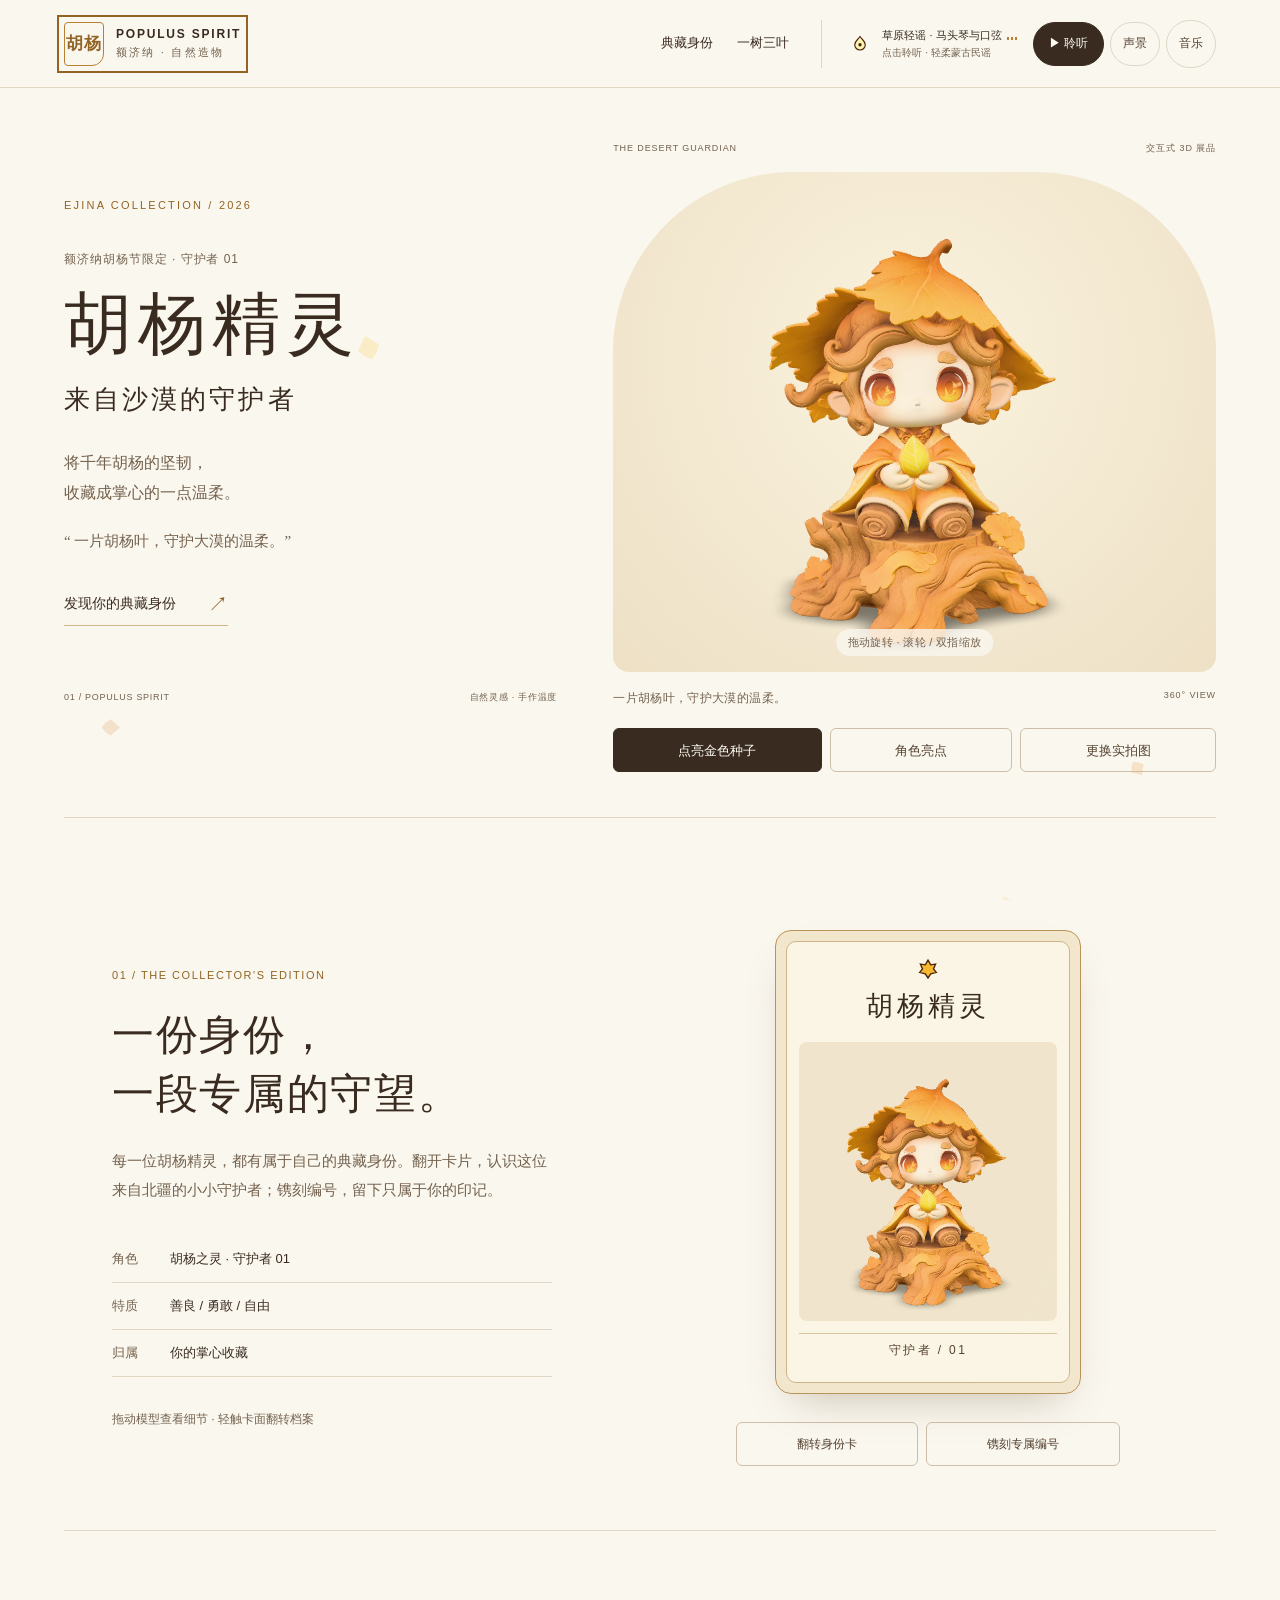
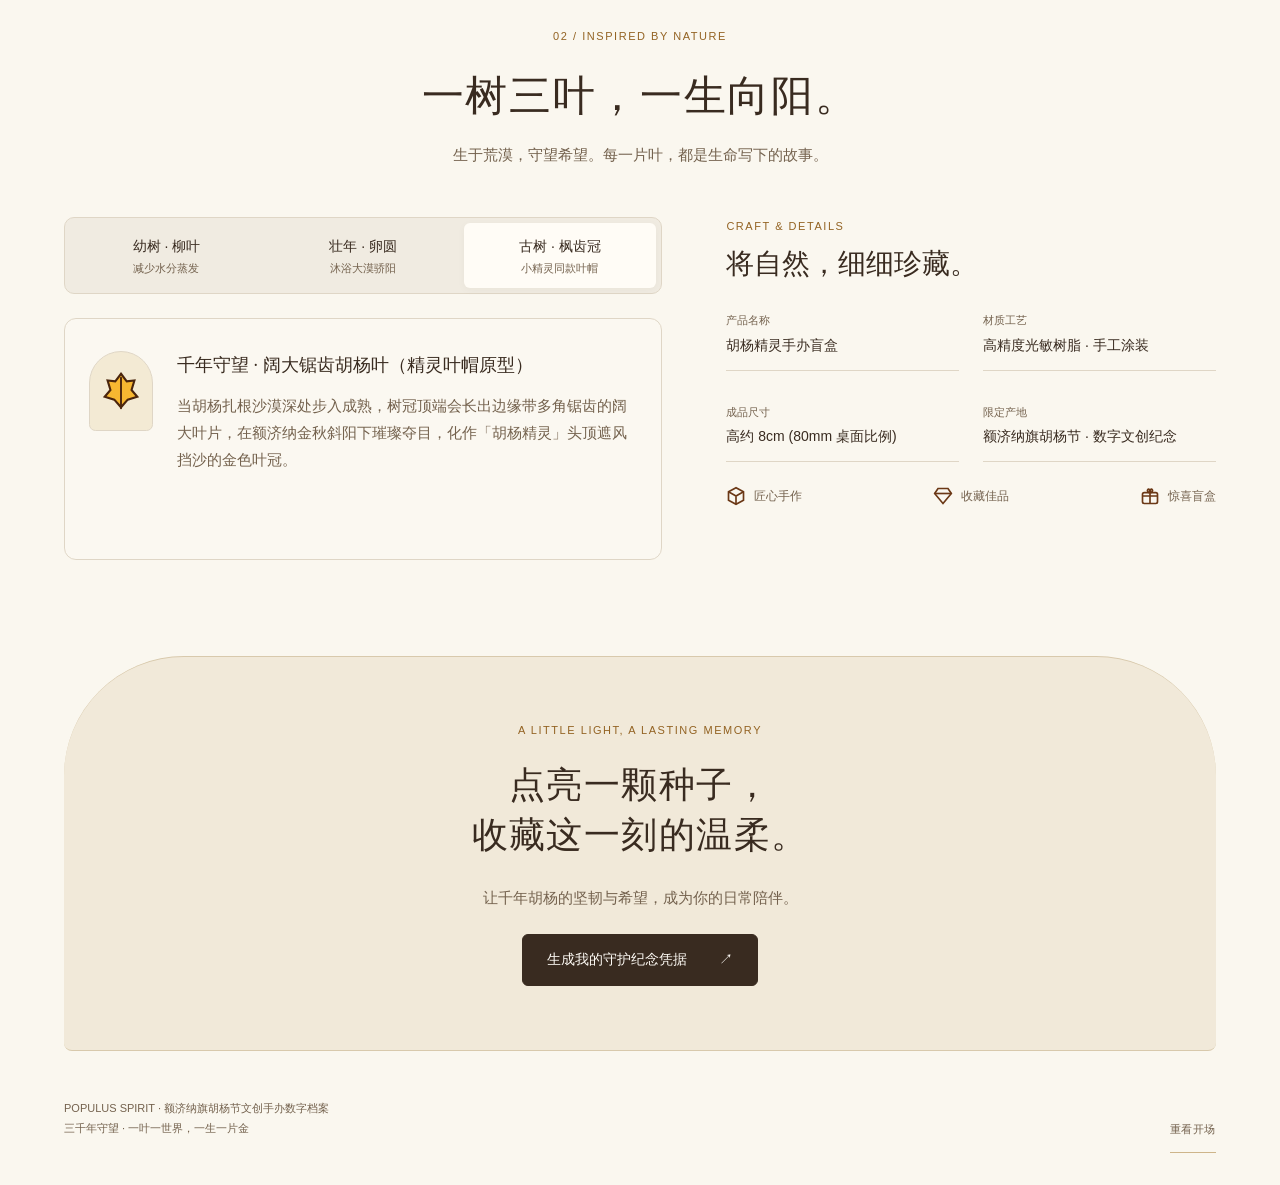
<file: index.html>
<!doctype html>
<html lang="zh-CN">
<head>
  <meta charset="utf-8">
  <meta name="viewport" content="width=device-width, initial-scale=1">
  <title>胡杨精灵 · POPULUS SPIRIT</title>
  <meta http-equiv="refresh" content="0;url=./code_artifact.html">
  <link rel="canonical" href="https://galasenaoqier-ui.github.io/populus-spirit/code_artifact.html">
  <script>location.replace('./code_artifact.html' + location.search + location.hash);</script>
</head>
<body style="background:#FAF7EF;color:#392B20;font-family:system-ui;text-align:center;padding:48px">
  <p>正在打开胡杨精灵展馆…</p>
  <a href="./code_artifact.html">进入胡杨精灵展馆</a>
</body>
</html>
</file>
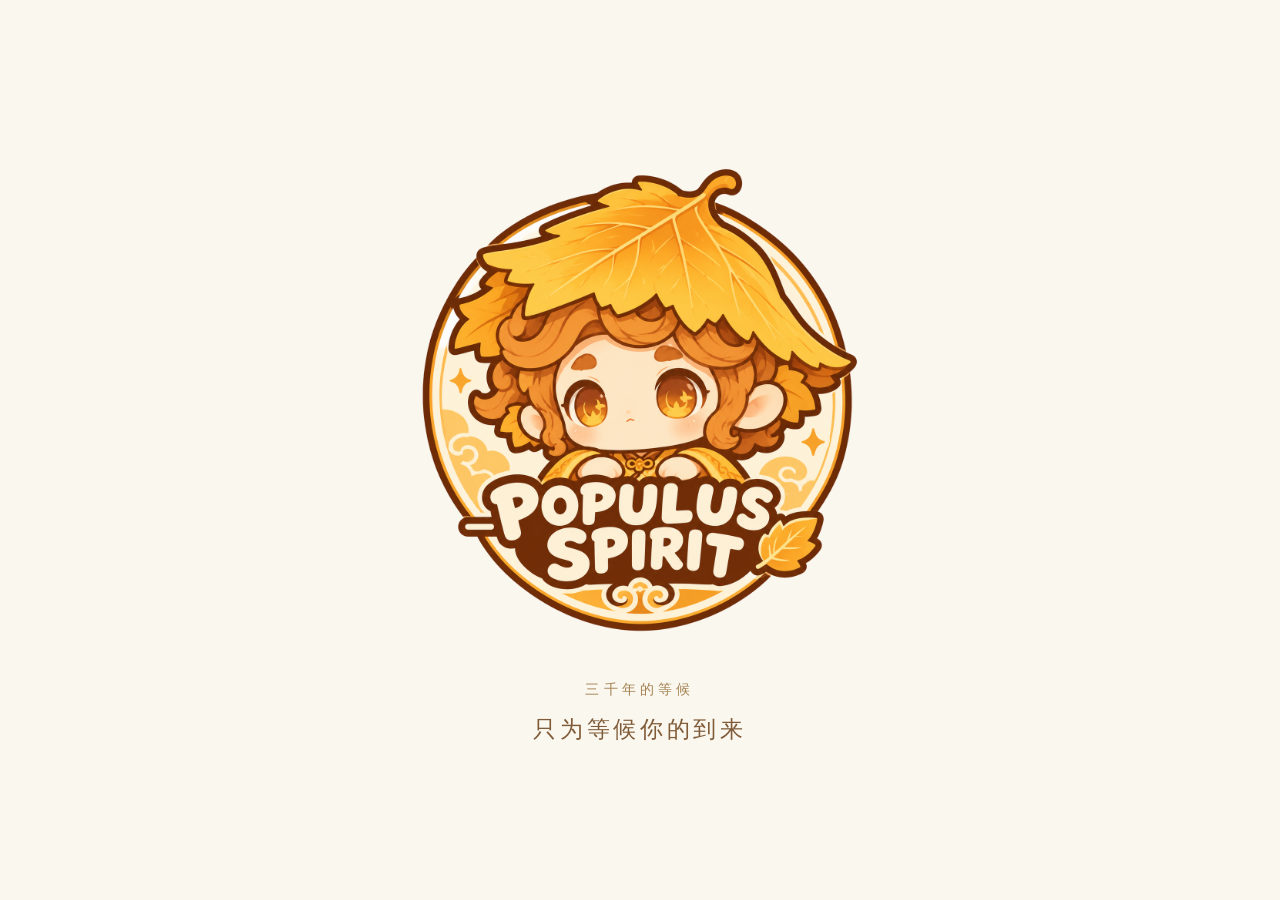
<file: logo-intro/index.html>
<!doctype html>
<html lang="zh-CN"><head><meta charset="utf-8"><meta name="viewport" content="width=device-width,initial-scale=1"><title>胡杨精灵 · 欢迎</title><link rel="stylesheet" href="./layout.css"><link rel="stylesheet" href="./motion.css"><script src="./play.js" defer></script></head>
<body><main id="logo-root"><svg xmlns="http://www.w3.org/2000/svg" width="800" height="800" viewBox="-100 -100 1454 1454" role="img" aria-hidden="true"><title id="logo-title">胡杨精灵 · POPULUS SPIRIT</title><desc>保留原画的图像分层 SVG；包含位图素材，并非全矢量重绘。</desc><defs><radialGradient id="badge-fill"><stop stop-color="#FFECC9" /><stop offset="1" stop-color="#FFDA87" /></radialGradient><radialGradient id="glow-fill"><stop stop-color="#FFC85C" stop-opacity=".22" /><stop offset="1" stop-color="#FFC85C" stop-opacity="0" /></radialGradient><linearGradient id="leaf-fill" x2="1" y2="1"><stop stop-color="#FFD570" /><stop offset="1" stop-color="#EBA138" /></linearGradient></defs><g id="scene"><g id="halo" opacity="0"><ellipse cx="627" cy="650" rx="670" ry="620" fill="url(#glow-fill)" /></g><g id="badge"><ellipse cx="620" cy="646" rx="550" ry="564" fill="url(#badge-fill)" stroke="#783307" stroke-width="16" /><ellipse cx="620" cy="646" rx="531" ry="545" fill="none" stroke="#FFF2CC" stroke-width="13" /><path d="M 120 720 C 175 672 227 715 201 750 C 172 711 139 757 170 775 C 207 795 245 741 263 789 C 301 770 326 815 304 844 M 958 819 C 990 764 1057 779 1051 814 C 1016 786 985 816 1013 837 C 1046 850 1064 823 1094 849" fill="none" stroke="#FFEABB" stroke-width="14" stroke-linecap="round" /><path d="M 622 1175 C 596 1155 570 1140 555 1122 C 536 1098 575 1080 590 1106 C 603 1128 568 1144 563 1123 M 628 1175 C 654 1155 681 1140 696 1122 C 714 1098 675 1080 660 1106 C 647 1128 682 1144 688 1123" fill="none" stroke="#FFF0C8" stroke-width="11" stroke-linecap="round" /></g><g id="character"><image x="138" y="282" width="1005" height="556" href="./images/character.png" /></g><g id="hat"><image x="204" y="19" width="986" height="532" href="./images/hat.png" /></g><g id="wordmark"><image x="154" y="812" width="853" height="306" href="./images/wordmark.png" /></g><g id="leaf"><image x="919" y="911" width="185" height="162" href="./images/leaf.png" /></g><g id="star-left"><image x="128" y="533" width="65" height="75" href="./images/star-left.png" /></g><g id="star-right"><image x="1038" y="685" width="75" height="88" href="./images/star-right.png" /></g></g><g id="landing-leaf" opacity="0"><path d="M -36 25 C -39 -6 -14 -29 39 -32 C 37 12 9 34 -36 25 Z" fill="url(#leaf-fill)" stroke="#B36B27" stroke-width="2.8" /><path d="M -29 21 Q 4 0 30 -24 M -9 7 L -10 -9 M 8 -6 L 23 -5" fill="none" stroke="#FFF1B4" stroke-width="3" stroke-linecap="round" /></g><g id="motes" opacity="0"><g id="mote-0" transform="translate(380 220) scale(0.42)"><path d="M 0 -22 C 5 -5 5 -5 20 0 C 5 5 5 5 0 22 C -5 5 -5 5 -20 0 C -5 -5 -5 -5 0 -22 Z" fill="#EFB447" /></g><g id="mote-1" transform="translate(899 304) scale(0.5)"><path d="M 0 -22 C 5 -5 5 -5 20 0 C 5 5 5 5 0 22 C -5 5 -5 5 -20 0 C -5 -5 -5 -5 0 -22 Z" fill="#EFB447" /></g><g id="mote-2" transform="translate(285 683) scale(0.3)"><path d="M 0 -22 C 5 -5 5 -5 20 0 C 5 5 5 5 0 22 C -5 5 -5 5 -20 0 C -5 -5 -5 -5 0 -22 Z" fill="#EFB447" /></g><g id="mote-3" transform="translate(1018 571) scale(0.34)"><path d="M 0 -22 C 5 -5 5 -5 20 0 C 5 5 5 5 0 22 C -5 5 -5 5 -20 0 C -5 -5 -5 -5 0 -22 Z" fill="#EFB447" /></g><g id="mote-4" transform="translate(466 1055) scale(0.24)"><path d="M 0 -22 C 5 -5 5 -5 20 0 C 5 5 5 5 0 22 C -5 5 -5 5 -20 0 C -5 -5 -5 -5 0 -22 Z" fill="#EFB447" /></g><g id="mote-5" transform="translate(843 1063) scale(0.3)"><path d="M 0 -22 C 5 -5 5 -5 20 0 C 5 5 5 5 0 22 C -5 5 -5 5 -20 0 C -5 -5 -5 -5 0 -22 Z" fill="#EFB447" /></g></g><g id="final-logo" opacity="0"><rect x="-100" y="-100" width="1454" height="1454" fill="#FAF7EF" /><image x="0" y="0" width="1254" height="1254" href="./images/logo-transparent.png" /></g></svg><p id="brand-message"><span class="waiting">三千年的等候</span><span class="arrival">只为等候你的到来</span></p></main></body></html>
</file>
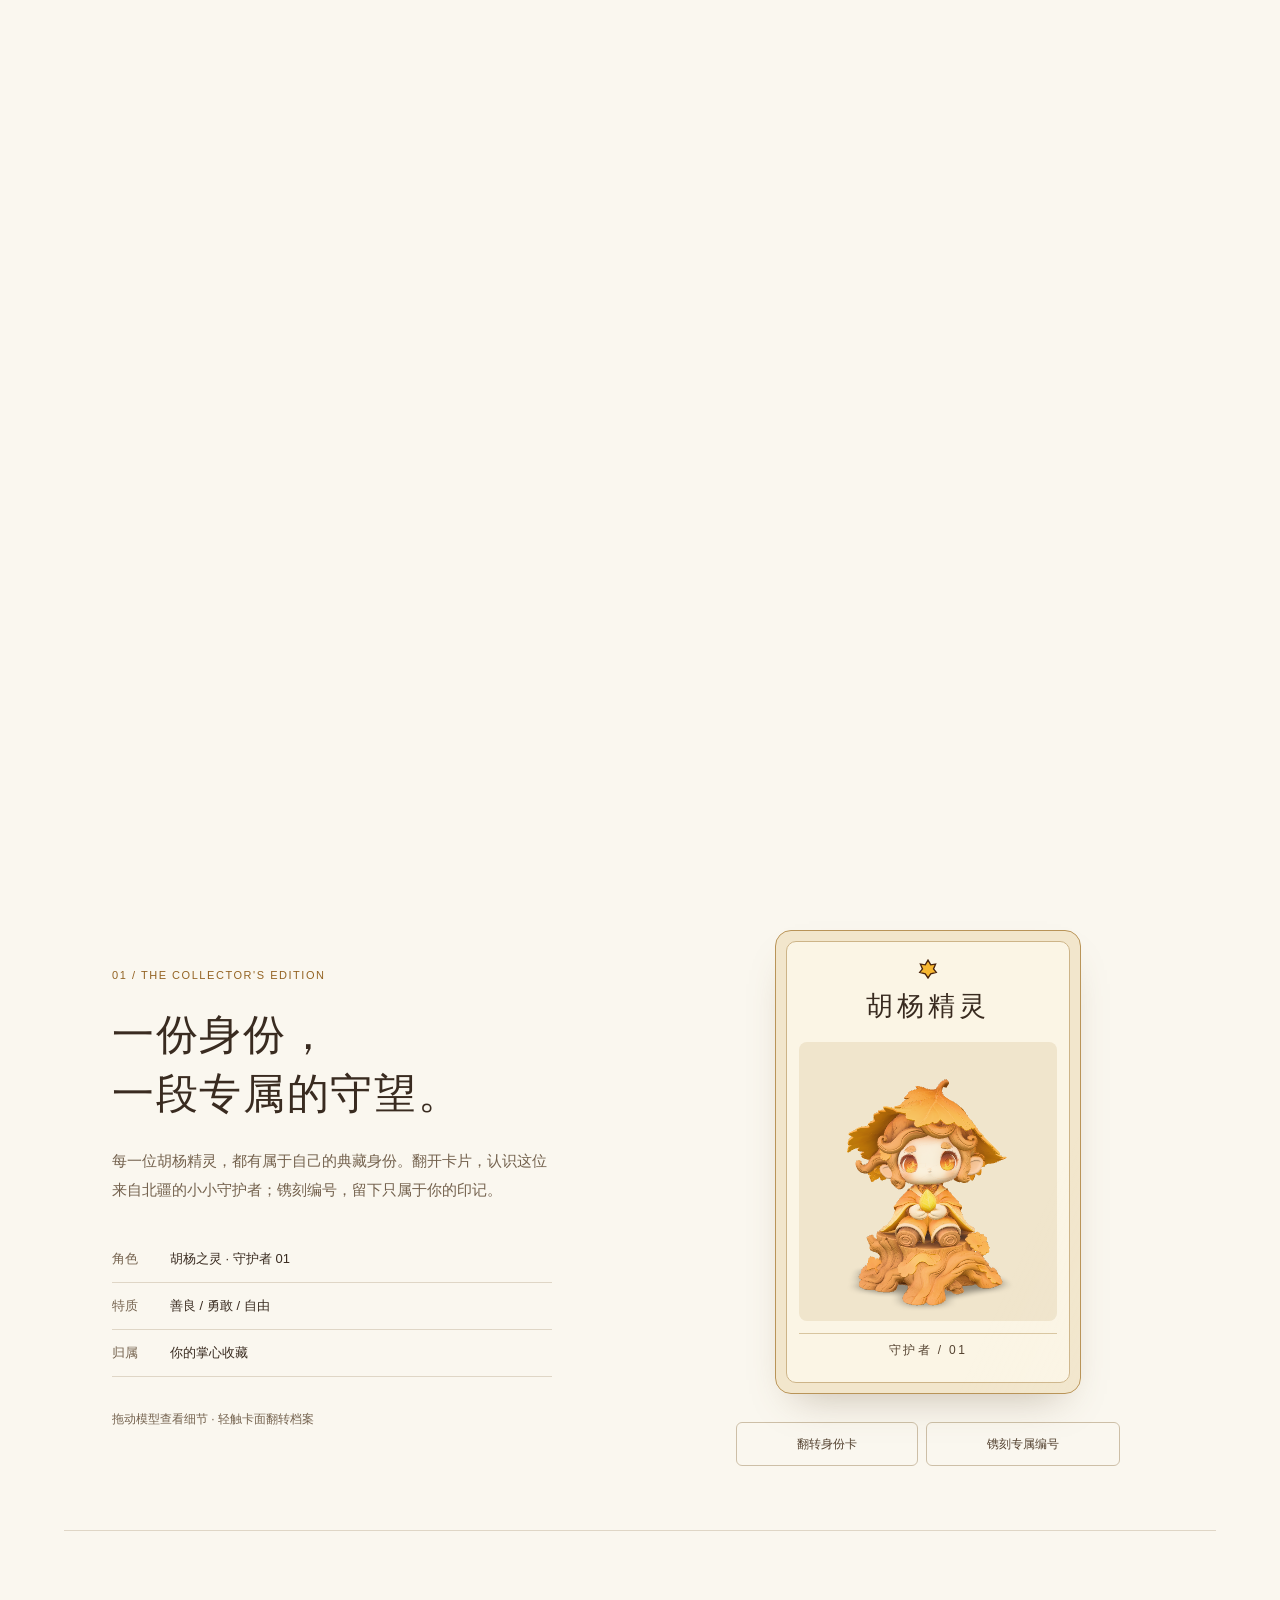
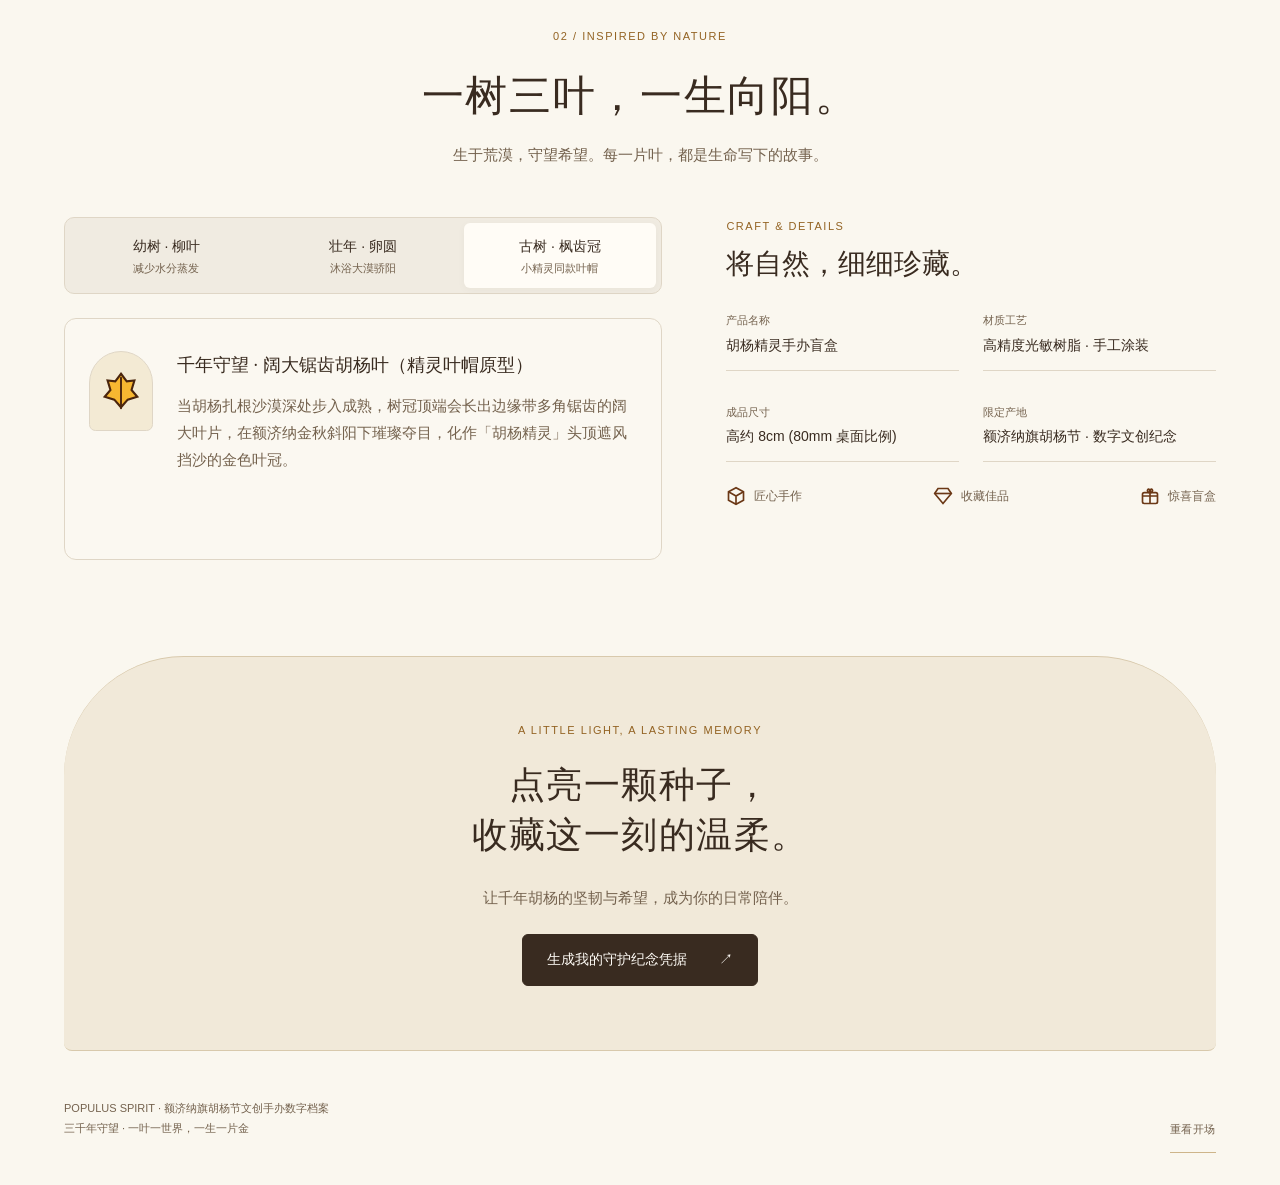
<file: code_artifact.html>
<!DOCTYPE html>
<html lang="zh-CN">
<head>
  <meta charset="UTF-8" />
  <meta name="viewport" content="width=device-width, initial-scale=1.0" />
  <title>胡杨精灵 POPULUS SPIRIT · 额济纳旗胡杨节限定数字文创</title>
  <link rel="stylesheet" href="./logo-intro/dialog.css">
  <script type="module" src="./model-viewer.min.js"></script>
  <style>
    :root {
      --bg-cream:#FAF7EF; --bg-warm:#F2EBDD; --bg-card:#FFFCF6;
      --brown-dark:#392B20; --brown-main:#544230; --brown-mid:#74624E;
      --brown-light:#CEB58A; --gold-bright:#B78032; --gold-deep:#936323;
      --gold-glow:#F6E6BE; --accent-red:#A24B35; --line:#DFD6C6;
      --serif:"Songti SC","STSong","Noto Serif CJK SC",serif;
    }
    *{box-sizing:border-box;margin:0;padding:0;-webkit-tap-highlight-color:transparent}
    html{scroll-behavior:smooth;scroll-padding-top:104px}
    body{background:var(--bg-cream);color:var(--brown-dark);font-family:"PingFang SC","Hiragino Sans GB","Microsoft YaHei",sans-serif;font-size:15px;line-height:1.7}
    button,input{font:inherit}button,a,label{touch-action:manipulation}button{cursor:pointer}a{color:inherit;text-decoration:none}
    button:focus-visible,a:focus-visible,input:focus-visible,.file-control:focus-within{outline:2px solid var(--gold-deep);outline-offset:5px}
    button{color:inherit}button:disabled{cursor:wait;opacity:.65}button[hidden],[hidden]{display:none!important}
    ::selection{background:#E9D4AA}h1,h2,h3{font-family:var(--serif);font-weight:500;line-height:1.4}
    h2{font-size:clamp(30px,3.3vw,44px);letter-spacing:.04em}p{color:var(--brown-mid)}
    #leafCanvas{position:fixed;inset:0;width:100%;height:100%;pointer-events:none;z-index:0}
    .app-shell{position:relative;z-index:1;max-width:1248px;padding:0 48px;margin:0 auto}
    .site-header{position:sticky;top:0;z-index:50;min-height:88px;padding:16px max(32px,calc((100vw - 1152px)/2));display:flex;align-items:center;gap:32px;border-bottom:1px solid var(--line);background:rgba(250,247,239,.95);backdrop-filter:blur(16px)}
    .brand{min-height:44px;display:flex;align-items:center;gap:12px;flex-shrink:0;font-size:12px;letter-spacing:.15em;font-weight:600;line-height:1.6}
    .brand small{display:block;font-size:11px;letter-spacing:.2em;color:var(--brown-mid);font-weight:400}
    .brand-mark{white-space:nowrap;flex-shrink:0;border:1px solid var(--gold-bright);color:var(--gold-deep);width:40px;height:44px;display:grid;place-items:center;font-family:var(--serif);font-size:17px;letter-spacing:.03em;border-radius:4px 4px 12px 4px}
    .site-nav{display:flex;gap:24px;margin-left:auto;font-size:13px;white-space:nowrap}.site-nav a{display:flex;align-items:center;min-height:44px}.site-nav a:hover{color:var(--gold-deep)}
    .audio-topbar{display:flex;gap:16px;align-items:center;border-left:1px solid var(--line);padding-left:24px}
    .audio-left{min-width:44px;border:0;background:none;display:flex;align-items:center;gap:8px;text-align:left;min-height:44px;max-width:180px}
    .vinyl-disc{width:28px;height:28px;display:grid;place-items:center;flex-shrink:0}.vinyl-disc svg{width:18px;height:18px}.vinyl-disc.playing{animation:disc 12s linear infinite}
    .audio-meta{min-width:0}.audio-title{display:flex;gap:5px;align-items:center;font-size:11px;white-space:nowrap}.audio-title #trackTitle{overflow:hidden;text-overflow:ellipsis;max-width:120px}.audio-sub{font-size:10px;color:var(--brown-mid);white-space:nowrap;max-width:135px;overflow:hidden;text-overflow:ellipsis}
    .eq-bars{display:flex;gap:2px;align-items:flex-end;height:10px}.eq-bars span{width:2px;height:3px;background:var(--gold-bright)}.eq-bars.active span{animation:eq .7s ease-in-out infinite alternate}.eq-bars span:nth-child(2){animation-delay:.2s}.eq-bars span:nth-child(3){animation-delay:.4s}
    .audio-actions{display:flex;gap:6px;align-items:center}.pill-btn{border:1px solid var(--brown-dark);border-radius:99px;background:var(--brown-dark);color:#FFFDF7;min-height:44px;padding:8px 15px;font-size:12px;white-space:nowrap;display:inline-flex;align-items:center;justify-content:center;transition:background .2s}
    .pill-btn.secondary{background:transparent;color:var(--brown-main);border-color:var(--line);padding:8px 12px}.pill-btn:hover{background:var(--brown-main);color:#fff}
    .file-control{min-width:48px;min-height:48px;position:relative;overflow:hidden;cursor:pointer}.file-input{position:absolute;inset:0;width:100%;height:100%;min-height:44px;min-width:44px;opacity:0;cursor:pointer}
    .ornate-panel{position:relative;margin:0 0 96px}.corner-ornament{display:none}.eyebrow,.hero-badge,.edition-label,.exhibit-label,.hero-footnote,.exhibit-caption{font-size:11px;letter-spacing:.14em}.eyebrow{display:block;color:var(--gold-deep);margin-bottom:20px;line-height:1.7}
    .hero-section{display:grid;grid-template-columns:.9fr 1.1fr;gap:56px;align-items:center;min-height:730px;padding:48px 0 40px;border-bottom:1px solid var(--line);margin-bottom:88px}
    .hero-copy{padding:0 0 16px}.hero-badge{font-weight:500;color:var(--gold-deep);letter-spacing:.2em;background:none;border:0;box-shadow:none;border-radius:0;padding:0}.hero-badge-wrap{margin-bottom:32px}
    .edition-label{font-size:12px;color:var(--brown-mid);letter-spacing:.08em;margin-bottom:14px}
    .hero-title{font-size:clamp(52px,5.3vw,72px);letter-spacing:.09em;line-height:1.25}.hero-title span{display:block;font-size:clamp(20px,2vw,27px);letter-spacing:.12em;margin-top:16px}
    .hero-subtitle{font-size:16px;line-height:1.9;margin:32px 0 20px}.hero-quote{color:var(--brown-mid);font-family:var(--serif);font-size:15px;margin-bottom:28px}
    .text-link{display:inline-flex;gap:32px;align-items:center;border-bottom:1px solid var(--brown-light);min-height:44px;font-size:14px}.text-link span{color:var(--gold-deep);font-size:20px}.hero-footnote{display:flex;justify-content:space-between;gap:8px;color:var(--brown-mid);font-size:9px;margin-top:64px;letter-spacing:.08em}
    .hero-exhibit{min-width:0}.exhibit-label,.exhibit-caption{display:flex;justify-content:space-between;gap:12px;color:var(--brown-mid);font-size:9px;letter-spacing:.1em}.exhibit-label{margin-bottom:16px}.exhibit-caption{margin:16px 0 20px}.exhibit-caption span:first-child{font-family:var(--serif);font-size:12px;letter-spacing:.03em}
    .stage-container{position:relative;width:100%;height:500px;border-radius:180px 180px 16px 16px;background:radial-gradient(ellipse at 50% 38%,#F9F1DC 10%,#EDE0C5 100%);overflow:hidden;isolation:isolate;touch-action:pan-y;user-select:none}
    .stage-backdrop{display:none}.figurine-rig{position:relative;width:100%;height:100%}.spirit-model{display:block;width:100%;height:100%;--poster-color:transparent;--progress-bar-color:var(--gold-bright)}
    .model-status{position:absolute;inset:0;display:grid;place-items:center;padding:32px;text-align:center;font-size:13px;color:var(--brown-main);pointer-events:none}
    .model-hint{position:absolute;bottom:16px;left:50%;transform:translateX(-50%);white-space:nowrap;font-size:11px;letter-spacing:.03em;color:var(--brown-mid);pointer-events:none;background:rgba(250,247,239,.8);padding:4px 12px;border-radius:99px}
    .custom-stage-img{display:none;position:absolute;inset:0;width:100%;height:100%;object-fit:contain;background:#F4ECDC}
    .hotspot-layer{position:absolute;inset:0;visibility:hidden;pointer-events:none;opacity:0;transition:opacity .2s}.hotspot-layer.visible{visibility:visible;opacity:1}.hotspot-pin{position:absolute;pointer-events:auto;border:1px solid #C5AC7D;background:rgba(255,252,246,.96);color:var(--brown-main);border-radius:99px;font-size:12px;min-height:44px;padding:8px 12px}.hotspot-pin:hover{background:#F6E6BE}
    .hotspot-pin{white-space:nowrap}.hotspot-pin:nth-child(1){top:88px;left:40px}.hotspot-pin:nth-child(2){top:35%;right:16px}.hotspot-pin:nth-child(3){top:55%;left:16px}.hotspot-pin:nth-child(4){bottom:56px;right:16px}
    .hotspot-toast{display:none;margin-top:12px;border:1px solid var(--line);background:var(--bg-card);padding:14px 16px;border-radius:12px;font-size:13px;line-height:1.7;color:var(--brown-main)}.hotspot-toast.active{display:block}
    .stage-toolbar{display:flex;gap:8px;flex-wrap:wrap}.stage-btn{display:inline-flex;justify-content:center;align-items:center;gap:8px;min-height:44px;padding:10px 18px;flex:1 1 auto;border:1px solid #CDBFA7;background:transparent;border-radius:6px;color:var(--brown-main);font-size:13px;font-weight:500;line-height:1.5;transition:background .2s,border-color .2s}
    .stage-btn:hover{background:#EEE7D8;border-color:var(--brown-light)}.stage-btn.active,#blessSeedBtn,#saveSerialBtn{background:var(--brown-dark);border-color:var(--brown-dark);color:#FFFCF6}.stage-btn:active{transform:translateY(1px)}
    .collection-section{display:grid;grid-template-columns:1fr 1fr;align-items:center;gap:96px;padding:24px 48px 64px;border-bottom:1px solid var(--line)}
    .collection-copy{max-width:440px}.collection-copy h2{margin-bottom:24px}.section-desc{font-size:15px;line-height:1.9;color:var(--brown-mid)}.collection-details{margin:32px 0}.collection-details>div{display:flex;gap:32px;border-bottom:1px solid var(--line);padding:12px 0;font-size:13px}.collection-details dt{color:var(--brown-mid)}.collection-details dd{margin:0}.collection-note{font-size:12px}
    .collection-exhibit{min-width:0;max-width:384px;justify-self:center;width:100%}.collection-exhibit .stage-toolbar{margin-top:28px}.collection-exhibit .stage-btn{font-size:12px;padding:10px 12px}
    .card-scene{width:306px;height:464px;margin:0 auto;perspective:1200px;user-select:none;cursor:pointer}
    .collector-card{position:relative;width:100%;height:100%;transform-style:preserve-3d;transition:transform .3s ease;border-radius:16px;box-shadow:0 20px 40px -20px #745B3C66}
    .collector-card.is-flipped{transform:rotateY(180deg)}.card-face{position:absolute;inset:0;backface-visibility:hidden;-webkit-backface-visibility:hidden;overflow:hidden;display:flex;border:1px solid #B99458;border-radius:16px;padding:10px;background:#F2E6CC}.card-back{transform:rotateY(180deg)}
    .card-inner-frame{position:relative;width:100%;height:100%;border:1px solid #CDB488;border-radius:10px;padding:16px 12px;display:flex;flex-direction:column;justify-content:space-between;background:#FBF5E5}
    .card-front-header{text-align:center}.card-top-leaf{width:22px;height:22px;margin:0 auto 4px;display:block}.card-main-title{font-family:var(--serif);font-size:27px;font-weight:500;letter-spacing:.15em}.card-front-art{position:relative;flex:1;margin:12px 0;border:0;border-radius:8px;background:#F0E5CC;overflow:hidden}.card-front-art .spirit-model{position:absolute;inset:0}.card-ribbon-footer{text-align:center;font-size:12px;letter-spacing:.2em;padding:6px;border-top:1px solid #D8C59F;color:var(--brown-main)}
    .holo-sheen{position:absolute;inset:0;pointer-events:none;z-index:5;opacity:.3;background:linear-gradient(115deg,transparent 38%,#FFF9E940 50%,transparent 62%);background-size:200% 200%;animation:holo 8s ease-in-out infinite}
    .card-back-medallion{width:64px;height:64px;border:1px solid #CDB488;border-radius:50%;background:#E9D8B2;margin:0 auto 4px;display:flex;align-items:center;justify-content:center;overflow:hidden}.card-back-medallion svg{width:58px;height:58px}.card-back-title{font-family:var(--serif);font-size:21px;text-align:center;letter-spacing:.1em}
    .card-pill-divider{font-size:11px;letter-spacing:.15em;color:var(--gold-deep)}.profile-list{padding:4px 6px}.profile-row{display:flex;gap:14px;font-size:13px;line-height:1.9}.profile-label{color:var(--brown-mid);white-space:nowrap}.about-me-text{font-size:13px;line-height:1.7;margin-top:4px}.serial-box{display:block;width:100%;font-size:11px;min-height:44px;border:1px solid #D1BC96;border-radius:5px;background:#F3E8D0;padding:8px 4px}.serial-number-val{font-family:monospace;overflow-wrap:anywhere;color:#805723}
    .section-header{text-align:center;max-width:640px;margin:0 auto 48px}.section-header h2{margin-bottom:16px}.story-layout{display:grid;grid-template-columns:1.1fr .9fr;gap:64px}.leaf-tabs{display:grid;grid-template-columns:repeat(3,1fr);gap:4px;border:1px solid var(--line);padding:5px;border-radius:10px;background:#F0EBE1}.leaf-tab{border:0;border-radius:6px;background:transparent;text-align:center;padding:12px 4px;min-height:64px}.leaf-tab.active{background:#FFFCF6;box-shadow:0 2px 8px #392B2009}.leaf-tab-title{font-size:14px;line-height:1.6}.leaf-tab-sub{font-size:11px;color:var(--brown-mid);line-height:1.5;margin-top:2px}
    .leaf-detail-box{display:flex;gap:24px;margin-top:24px;padding:32px 24px;border:1px solid var(--line);border-radius:12px;min-height:242px;background:#FFFCF650}.leaf-icon-showcase{display:grid;place-items:center;width:64px;height:80px;flex-shrink:0;border:1px solid var(--line);border-radius:40px 40px 8px 8px;background:#F3EAD4}.leaf-detail-text h4{font-family:var(--serif);font-size:18px;font-weight:500;line-height:1.6;margin-bottom:12px}.leaf-detail-text p{font-size:15px;line-height:1.8}
    .craft-details h3{font-size:28px;margin-bottom:16px}.craft-details .eyebrow{margin-bottom:8px}.specs-card{display:grid;grid-template-columns:1fr 1fr;gap:20px 24px;padding:0;background:none;border:0}.specs-row{display:flex;flex-direction:column;gap:4px;padding:12px 0;border-bottom:1px solid var(--line);font-size:14px}.specs-row>span{font-size:11px;color:var(--brown-mid)}.specs-row strong{font-weight:400}.badge-trio{display:flex;justify-content:space-between;gap:16px;margin-top:24px}.badge-item{display:flex;align-items:center;gap:8px;font-size:12px;color:var(--brown-mid)}.badge-item svg{width:20px;height:20px}
    .keepsake-section{text-align:center;padding:64px 24px;margin-bottom:48px;border-top:1px solid #D8C9AC;border-bottom:1px solid #D8C9AC;background:#F1E9D9;border-radius:120px 120px 8px 8px}.keepsake-section h2{font-size:36px}.keepsake-section p{font-size:15px;margin:24px 0}.guardian-cta{display:inline-flex;align-items:center;justify-content:center;gap:32px;min-height:52px;padding:12px 24px;background:var(--brown-dark);border:1px solid var(--brown-dark);border-radius:6px;color:#FFFCF6;font-size:14px;transition:background .2s}.guardian-cta:hover{background:var(--brown-main)}
    .footer-note{display:flex;justify-content:space-between;gap:24px;text-align:left;padding:0 0 32px;font-size:11px;color:var(--brown-mid);line-height:1.8}
    .modal-open{overflow:hidden}.modal-backdrop{position:fixed;inset:0;z-index:100;background:#241D1677;backdrop-filter:blur(8px);display:none;align-items:center;justify-content:center;padding:20px}.modal-backdrop.open{display:flex}.modal-card{max-width:440px;width:100%;max-height:calc(100dvh - 40px);overflow:auto;background:var(--bg-card);border:1px solid var(--line);border-radius:16px;padding:32px 24px;text-align:center;box-shadow:0 24px 80px #241D1633}.modal-card h3{font-size:24px!important}.modal-card p{font-size:15px!important;line-height:1.7!important}.modal-card .hero-badge{font-size:11px}.modal-card>div[style*="background"]{background:#F2EBDD!important;border:1px solid var(--line)!important;padding:16px!important;font-size:14px!important}.modal-input{width:100%;min-height:48px;border:1px solid #B3A38B;border-radius:6px;padding:10px 12px;background:#FFFDFA;margin:20px 0;font-size:15px}.modal-card .stage-btn{padding:10px 12px}
    .toast-msg{position:fixed;z-index:120;bottom:24px;left:50%;transform:translateX(-50%);display:none;width:max-content;max-width:calc(100% - 32px);background:var(--brown-dark);color:#FFF9EB;padding:12px 20px;border-radius:8px;font-size:13px;text-align:center;line-height:1.7;box-shadow:0 8px 32px #392B2020}
    @keyframes disc{to{transform:rotate(360deg)}}@keyframes eq{to{height:10px}}@keyframes holo{50%{background-position:100% 100%}}
    @media(min-width:1400px){.hero-section{min-height:760px}.stage-container{height:540px}}
    @media(max-width:1100px){.site-nav{display:none}.audio-topbar{margin-left:auto}.hero-section{gap:32px}.collection-section{gap:48px;padding-left:16px;padding-right:16px}.story-layout{gap:32px}.app-shell{padding:0 32px}.stage-container{height:460px}.hero-title{font-size:56px}}
    @media(max-width:800px){.site-header{padding:12px 24px;gap:16px}.audio-meta{display:none}.audio-topbar{gap:8px;padding-left:16px}.audio-left{max-width:none}.audio-actions{gap:4px}.hero-section{grid-template-columns:1fr;gap:32px;padding:48px 0 0;min-height:auto}.hero-copy{max-width:560px;padding:0}.hero-title{font-size:60px}.hero-title span{font-size:24px}.hero-subtitle{margin:24px 0 16px}.hero-badge-wrap{margin-bottom:24px}.hero-footnote{margin-top:32px}.hero-exhibit{max-width:580px;width:100%;justify-self:center}.stage-container{height:500px}.hero-section>.hero-exhibit .stage-toolbar{padding-bottom:32px}.collection-section{grid-template-columns:1fr;gap:40px;padding:0 0 64px}.collection-copy{max-width:580px;justify-self:center}.collection-copy h2 br{display:none}.collection-details{display:flex;gap:32px;margin:24px 0}.collection-details>div{display:block;flex:1;font-size:12px}.collection-details dd{margin-top:8px}.collection-note{font-size:12px}.story-layout{grid-template-columns:1fr;gap:48px}.leaf-detail-box{min-height:200px}.craft-details{padding:0 16px}.keepsake-section h2{font-size:32px}.footer-note{display:block;text-align:center}}
    @media(max-width:480px){html{scroll-padding-top:88px}.app-shell{padding:0 20px}.site-header{padding:12px 16px;min-height:76px;gap:8px}.brand{font-size:9px;gap:7px;letter-spacing:.08em}.brand small{font-size:9px;letter-spacing:.08em}.brand-mark{width:30px;height:38px;font-size:14px}.audio-topbar{border:0;padding:0;gap:0}.audio-left{display:none}.pill-btn{padding:8px 11px;font-size:11px}.pill-btn.secondary{padding:8px 10px}.audio-actions{gap:4px}.hero-section{padding-top:32px;gap:28px;margin-bottom:64px}.hero-badge{font-size:10px}.hero-badge-wrap{margin-bottom:20px}.edition-label{font-size:11px}.hero-title{font-size:52px}.hero-title span{font-size:20px;margin-top:12px}.hero-subtitle{font-size:15px}.hero-quote{font-size:14px;margin-bottom:16px}.hero-footnote{font-size:8px;letter-spacing:.04em}.text-link{font-size:13px}.stage-container{height:390px;border-radius:140px 140px 12px 12px}.exhibit-label{font-size:8px;letter-spacing:.06em}.exhibit-caption{font-size:8px}.exhibit-caption span:first-child{font-size:11px}.stage-btn{font-size:12px;padding:10px 12px}.hero-exhibit .stage-toolbar{display:grid;grid-template-columns:1fr 1fr}.hero-exhibit #blessSeedBtn{grid-column:1/-1}.hotspot-pin{font-size:11px;padding:8px}.ornate-panel{margin-bottom:64px}.collection-section{padding-bottom:48px}.eyebrow{font-size:10px;margin-bottom:16px}h2{font-size:30px}.collection-copy h2 br{display:block}.collection-details{gap:16px}.collection-details>div{font-size:11px}.collection-details dd{font-size:12px}.collection-note{font-size:11px}.collection-exhibit{width:100%}.card-scene{width:294px;height:464px;max-width:100%}.collection-exhibit .stage-toolbar{gap:8px;margin-top:24px}.section-header{margin-bottom:32px;text-align:left}.section-header h2{font-size:29px}.leaf-tab-title{font-size:13px}.leaf-tab-sub{font-size:10px}.leaf-tabs{gap:2px;padding:4px}.leaf-detail-box{padding:24px 16px;gap:16px}.leaf-icon-showcase{width:48px;height:68px}.leaf-icon-showcase svg{width:36px;height:36px}.leaf-detail-text h4{font-size:17px}.craft-details{padding:0}.specs-card{gap:16px}.specs-row{font-size:13px}.badge-trio{gap:8px}.badge-item{font-size:11px;gap:6px}.keepsake-section{padding:48px 16px;border-radius:80px 80px 8px 8px}.keepsake-section h2{font-size:28px}.keepsake-section p{font-size:15px}.guardian-cta{gap:16px;font-size:13px;padding:12px 16px;width:100%}.footer-note{font-size:10px}.modal-card{padding:24px 20px}.modal-card h3{font-size:22px!important}}
    @media(prefers-reduced-motion:reduce){html{scroll-behavior:auto}*,*::before,*::after{animation:none!important;transition:none!important}.holo-sheen,#leafCanvas{display:none}}
  </style>
</head>
<body>
  <dialog id="site-intro" aria-labelledby="introTitle" aria-describedby="introMessage">
    <h2 id="introTitle" class="intro-sr-only">欢迎来到胡杨精灵展馆</h2>
    <p id="introMessage" class="intro-sr-only">三千年的等候只为等候你的到来</p>
    <button type="button" id="skipIntro" aria-label="跳过开场，进入展馆">跳过开场 <span aria-hidden="true">→</span></button>
  </dialog>
  <script src="./logo-intro/entry.js"></script>

  <!-- 全屏金色胡杨落叶与流沙光斑 Canvas -->
  <canvas id="leafCanvas"></canvas>

  <!-- 顶部悬浮大漠秋风·马头琴合成器音频栏 -->
  <header class="site-header">
    <a class="brand" href="#home" aria-label="胡杨精灵首页"><span class="brand-mark">胡杨</span><span>POPULUS SPIRIT<small>额济纳 · 自然造物</small></span></a>
    <nav class="site-nav" aria-label="主导航"><a href="#collection">典藏身份</a><a href="#story">一树三叶</a></nav>
    <div class="audio-topbar">
    <button type="button" class="audio-left" id="audioToggleArea" title="点击播放/暂停背景音乐" aria-label="播放或暂停背景音乐">
      <div class="vinyl-disc" id="vinylDisc">
        <svg width="20" height="20" viewBox="0 0 24 24" fill="none">
          <path d="M12 2C9.5 6 5 8 5 13C5 17 8.1 20 12 20C15.9 20 19 17 19 13C19 8 14.5 6 12 2Z" fill="#FFF3B0" stroke="#4A250D" stroke-width="1.5"/>
          <circle cx="12" cy="13" r="2.2" fill="#4A250D"/>
        </svg>
      </div>
      <div class="audio-meta">
        <div class="audio-title">
          <span id="trackTitle">草原轻谣 · 马头琴与口弦</span>
          <div class="eq-bars" id="eqBars">
            <span></span><span></span><span></span>
          </div>
        </div>
        <div class="audio-sub" id="audioStatusText">点击聆听 · 轻柔蒙古民谣</div>
      </div>
    </button>
    <div class="audio-actions">
      <button class="pill-btn" id="playPauseBtn" type="button">▶ 聆听</button>
      <button class="pill-btn secondary" id="switchModeBtn" type="button" title="切换配乐与自然声景">声景</button>
      <label class="pill-btn secondary file-control" title="导入本地MP3音乐" style="cursor:pointer;">
        音乐
        <input type="file" id="customAudioInput" accept="audio/*" class="file-input" />
      </label>
    </div>
    </div>
  </header>

  <audio id="backgroundMusic" src="./background-music.mp3" preload="none" loop></audio>

  <!-- 手机端主内容长卷 -->
  <main class="app-shell" id="home">

    <!-- 模块一：主视觉与 3D 视差手办展台 -->
    <section class="ornate-panel hero-section">
      <div class="hero-copy">
      <div class="hero-badge-wrap">
        <span class="hero-badge">EJINA COLLECTION / 2026</span>
      </div>
      <div class="edition-label">额济纳胡杨节限定 · 守护者 01</div><h1 class="hero-title">胡杨精灵<span>来自沙漠的守护者</span></h1>
      <p class="hero-subtitle">将千年胡杨的坚韧，<br>收藏成掌心的一点温柔。</p>
      <div class="hero-quote">“ 一片胡杨叶，守护大漠的温柔。”</div>

      <a class="text-link" href="#collection">发现你的典藏身份 <span aria-hidden="true">↗</span></a>
      <div class="hero-footnote"><span>01 / POPULUS SPIRIT</span><span>自然灵感 · 手作温度</span></div>
      </div>
      <div class="hero-exhibit">
      <div class="exhibit-label"><span>THE DESERT GUARDIAN</span><span>交互式 3D 展品</span></div>
      <!-- 3D 互动展台 -->
      <div class="stage-container" id="figurineStage">
        <!-- 远景大漠沙丘与金色胡杨林 -->
        <svg class="stage-backdrop" id="stageBackdrop" viewBox="0 0 360 350" preserveAspectRatio="none">
          <defs>
            <linearGradient id="skyGrad" x1="0" y1="0" x2="0" y2="1">
              <stop offset="0%" stop-color="#FFF5D6" stop-opacity="0.7"/>
              <stop offset="100%" stop-color="#F3B852" stop-opacity="0.4"/>
            </linearGradient>
          </defs>
          <rect width="360" height="350" fill="url(#skyGrad)"/>
          <!-- 太阳光晕 -->
          <circle cx="180" cy="128" r="88" fill="#FFF7CC" opacity="0.65"/>
          <!-- 远景沙丘 -->
          <path d="M0 245 Q95 215 195 240 T360 230 L360 350 L0 350 Z" fill="#E9AC4E" opacity="0.45"/>
          <path d="M0 270 Q130 245 250 268 T360 260 L360 350 L0 350 Z" fill="#D68B30" opacity="0.45"/>
        </svg>

        <!-- 用户上传实拍图容器（默认隐藏，上传后可切换显示） -->
        <img id="customStageImg" class="custom-stage-img" alt="胡杨精灵手办实拍展示" />

        <!-- 文件夹中的真实 GLB 手办 -->
        <div class="figurine-rig" id="figurineRig">
          <model-viewer id="heroModel" class="spirit-model" src="./3Dmode.glb"
            alt="胡杨精灵三维手办，可拖动旋转、滚轮或双指缩放"
            camera-controls disable-pan touch-action="pan-y" camera-orbit="0deg 80deg 105%"
            min-camera-orbit="auto 15deg 55%" max-camera-orbit="auto 150deg 180%"
            field-of-view="30deg" shadow-intensity="1" shadow-softness="1"
            exposure="1.1" environment-image="neutral" interaction-prompt="none"
            loading="eager" reveal="auto">
            <div slot="progress-bar"></div>
          </model-viewer>
          <div class="model-status" id="heroModelStatus" role="status">正在加载 3D 手办…</div>
          <div class="model-hint">拖动旋转 · 滚轮 / 双指缩放</div>
        </div>

        <!-- 包装盒同款「角色亮点」互动热点层 -->
        <div class="hotspot-layer" id="hotspotLayer">
          <button type="button" class="hotspot-pin" data-info="【锯齿胡杨叶冠】灵感源自额济纳千年胡杨树冠的阔大锯齿叶，叶脉分明，遮蔽大漠风沙。">精致叶冠</button>
          <button type="button" class="hotspot-pin" data-info="【治愈萌系五官】2.5头身敦实比例，琥珀色眼眸中映照着大漠星光与胡杨金叶。">可爱造型</button>
          <button type="button" class="hotspot-pin" data-info="【发光金色种子】双手捧着生机勃勃的胡杨金种，象征坚韧不拔的北疆生命力。">金色种子</button>
          <button type="button" class="hotspot-pin" data-info="【千年胡杨树桩】盘根错节的浮雕木纹底座，稳固接地，定格大漠秋日一隅。">古木底座</button>
        </div>

      </div>
      <div class="hotspot-toast" id="hotspotToast" role="status">点击上方亮点标签查看手办细节拆解</div>

      <div class="exhibit-caption"><span>一片胡杨叶，守护大漠的温柔。</span><span>360° VIEW</span></div>
      <!-- 展台底部互动控制栏 -->
      <div class="stage-toolbar">
        <button class="stage-btn" id="blessSeedBtn" type="button" aria-pressed="false" disabled>正在准备金色种子…</button>
        <button class="stage-btn" id="restoreModelBtn" type="button" hidden>↻ 返回 3D 模型</button>
        <button class="stage-btn" id="toggleHotspotsBtn" type="button">角色亮点</button>
        <label class="stage-btn file-control" style="cursor:pointer;">
          更换实拍图
          <input type="file" id="stageImgInput" accept="image/*" class="file-input" />
        </label>
      </div>
      </div>
    </section>

    <!-- 模块二：1:1 盒内双面收藏身份卡（3D 翻转 + 星幻膜反光） -->
    <section class="ornate-panel collection-section" id="collection">

      <div class="collection-copy">
        <span class="eyebrow">01 / THE COLLECTOR'S EDITION</span>
        <h2>一份身份，<br>一段专属的守望。</h2>
        <p class="section-desc">每一位胡杨精灵，都有属于自己的典藏身份。翻开卡片，认识这位来自北疆的小小守护者；镌刻编号，留下只属于你的印记。</p>
        <dl class="collection-details"><div><dt>角色</dt><dd>胡杨之灵 · 守护者 01</dd></div><div><dt>特质</dt><dd>善良 / 勇敢 / 自由</dd></div><div><dt>归属</dt><dd>你的掌心收藏</dd></div></dl>
        <p class="collection-note">拖动模型查看细节 · 轻触卡面翻转档案</p>
      </div>
      <div class="collection-exhibit">

      <!-- 3D 翻转卡牌容器 -->
      <div class="card-scene" id="cardScene">
        <div class="collector-card" id="collectorCard">

          <!-- 卡片正面：守护者·01 -->
          <div class="card-face card-front">
            <div class="holo-sheen"></div>
            <div class="card-inner-frame">
              <div class="card-front-header">
                <svg class="card-top-leaf" viewBox="0 0 32 32" fill="none">
                  <path d="M16 3 L20 10 L27 9 L24 16 L28 21 L20 23 L16 29 L12 23 L4 21 L8 16 L5 9 L12 10 Z" fill="#F7B731" stroke="#4A250D" stroke-width="2"/>
                </svg>
                <div class="card-main-title">胡杨精灵</div>
              </div>

              <!-- 与主展台共用本地 GLB；拖动模型不会触发翻卡 -->
              <div class="card-front-art" id="cardModelArea">
                <model-viewer id="cardModel" class="spirit-model" src="./3Dmode.glb"
                  alt="典藏卡上的胡杨精灵三维模型，可拖动旋转"
                  camera-controls disable-pan touch-action="pan-y" camera-orbit="0deg 80deg 110%"
                  field-of-view="30deg" shadow-intensity=".8" shadow-softness="1"
                  exposure="1.1" environment-image="neutral" interaction-prompt="none"
                  loading="lazy" reveal="auto">
                  <div slot="progress-bar"></div>
                </model-viewer>
                <div class="model-status" id="cardModelStatus" role="status">正在加载 3D 手办…</div>
              </div>

              <div class="card-ribbon-footer">守护者 / 01</div>
            </div>
          </div>

          <!-- 卡片背面：角色档案 & 关于我 & 专属编号 -->
          <div class="card-face card-back">
            <div class="holo-sheen"></div>
            <div class="card-inner-frame">
              <div>
                <div class="card-back-medallion">
                  <svg width="86" height="86" viewBox="65 20 170 165">
                    <use href="#spiritHead" />
                    <use href="#poplarLeafHat" />
                  </svg>
                </div>
                <div class="card-back-title">胡杨精灵</div>
              </div>

              <div style="text-align:center;">
                <span class="card-pill-divider">角色档案</span>
                <div class="profile-list" style="text-align:left;">
                  <div class="profile-row"><span class="profile-label">名字 ：</span><span>胡杨精灵</span></div>
                  <div class="profile-row"><span class="profile-label">物种 ：</span><span>胡杨之灵</span></div>
                  <div class="profile-row"><span class="profile-label">特质 ：</span><span>善良 · 勇敢 · 自由</span></div>
                  <div class="profile-row"><span class="profile-label">起源 ：</span><span>北疆沙漠</span></div>
                </div>
              </div>

              <div style="text-align:center;">
                <span class="card-pill-divider">关于我</span>
                <p class="about-me-text">
                  从古老的胡杨树中诞生的小小精灵，<br/>
                  守护金色的沙漠，<br/>
                  也守护着北方的无尽梦想。
                </p>
              </div>

              <button type="button" class="serial-box" id="editSerialBtn" title="点击修改专属收藏编号">
                编号：<span class="serial-number-val" id="serialNumberText">NO. 2026-EJINA-001</span>
              </button>
            </div>
          </div>

        </div>
      </div>

      <div class="stage-toolbar">
        <button class="stage-btn" id="flipCardBtn" type="button">翻转身份卡</button>
        <button class="stage-btn" id="openSerialModalBtn" type="button">镌刻专属编号</button>
      </div>
      </div>
    </section>

    <!-- 模块三：胡杨文化“一树三叶”互动图鉴与文创手作档案 -->
    <section class="ornate-panel story-section" id="story">

      <div class="section-header"><span class="eyebrow">02 / INSPIRED BY NATURE</span><h2>一树三叶，一生向阳。</h2><p class="section-desc">生于荒漠，守望希望。每一片叶，都是生命写下的故事。</p></div>

      <div class="story-layout"><div class="botanical-story">
      <!-- 一树三叶切换器 -->
      <div class="leaf-tabs" id="leafTabs">
        <button type="button" class="leaf-tab" data-leaf="willow" aria-pressed="false">
          <div class="leaf-tab-title">幼树 · 柳叶</div>
          <div class="leaf-tab-sub">减少水分蒸发</div>
        </button>
        <button type="button" class="leaf-tab" data-leaf="oval" aria-pressed="false">
          <div class="leaf-tab-title">壮年 · 卵圆</div>
          <div class="leaf-tab-sub">沐浴大漠骄阳</div>
        </button>
        <button type="button" class="leaf-tab active" data-leaf="maple" aria-pressed="true">
          <div class="leaf-tab-title">古树 · 枫齿冠</div>
          <div class="leaf-tab-sub">小精灵同款叶帽</div>
        </button>
      </div>

      <div class="leaf-detail-box" id="leafDetailBox">
        <div class="leaf-icon-showcase" id="leafIconBox">
          <!-- 默认展示锯齿枫叶状胡杨叶 -->
          <svg width="46" height="46" viewBox="0 0 48 48" fill="none">
            <path d="M24 6 L30 14 L38 13 L35 23 L41 30 L31 33 L24 41 L17 33 L7 30 L13 23 L10 13 L18 14 Z" fill="#F7B731" stroke="#4A250D" stroke-width="2.2"/>
            <path d="M24 10 V42" stroke="#4A250D" stroke-width="2" stroke-linecap="round"/>
          </svg>
        </div>
        <div class="leaf-detail-text" aria-live="polite">
          <h4 id="leafStageTitle">千年守望 · 阔大锯齿胡杨叶（精灵叶帽原型）</h4>
          <p id="leafStageDesc">当胡杨扎根沙漠深处步入成熟，树冠顶端会长出边缘带多角锯齿的阔大叶片，在额济纳金秋斜阳下璀璨夺目，化作「胡杨精灵」头顶遮风挡沙的金色叶冠。</p>
        </div>
      </div>

      </div><div class="craft-details"><span class="eyebrow">CRAFT & DETAILS</span><h3>将自然，细细珍藏。</h3>
      <!-- 包装盒背面同款规格参数 -->
      <div class="specs-card">
        <div class="specs-row"><span>产品名称</span><strong>胡杨精灵手办盲盒</strong></div>
        <div class="specs-row"><span>材质工艺</span><strong>高精度光敏树脂 · 手工涂装</strong></div>
        <div class="specs-row"><span>成品尺寸</span><strong>高约 8cm (80mm 桌面比例)</strong></div>
        <div class="specs-row"><span>限定产地</span><strong>额济纳旗胡杨节 · 数字文创纪念</strong></div>
      </div>

      <!-- 包装盒背面三大印记图标 -->
      <div class="badge-trio">
        <div class="badge-item">
          <svg viewBox="0 0 24 24" fill="none"><path d="M12 2L3 7V17L12 22L21 17V7L12 2Z" stroke="#6B3816" stroke-width="2"/><path d="M3 7L12 12L21 7M12 12V22" stroke="#6B3816" stroke-width="2"/></svg>
          <span>匠心手作</span>
        </div>
        <div class="badge-item">
          <svg viewBox="0 0 24 24" fill="none"><path d="M6 3H18L22 9L12 21L2 9L6 3Z" stroke="#6B3816" stroke-width="2"/><path d="M2 9H22" stroke="#6B3816" stroke-width="2"/></svg>
          <span>收藏佳品</span>
        </div>
        <div class="badge-item">
          <svg viewBox="0 0 24 24" fill="none"><rect x="3" y="8" width="18" height="13" rx="2" stroke="#6B3816" stroke-width="2"/><path d="M12 8V21M3 12H21M12 8C9.5 8 8 5.5 9.5 4C11 2.5 12 6 12 8ZM12 8C14.5 8 16 5.5 14.5 4C13 2.5 12 6 12 8Z" stroke="#6B3816" stroke-width="2"/></svg>
          <span>惊喜盲盒</span>
        </div>
      </div>
      </div></div>
    </section>

    <section class="keepsake-section"><span class="eyebrow">A LITTLE LIGHT, A LASTING MEMORY</span><h2>点亮一颗种子，<br>收藏这一刻的温柔。</h2><p>让千年胡杨的坚韧与希望，成为你的日常陪伴。</p>
    <!-- 底部守护者数字证书生成按钮 -->
    <button class="guardian-cta" id="generateCertBtn" type="button">
      生成我的守护纪念凭据 <span aria-hidden="true">↗</span>
    </button>

    </section>
    <footer class="footer-note">
      <div>POPULUS SPIRIT · 额济纳旗胡杨节文创手办数字档案<br/>
      三千年守望 · 一叶一世界，一生一片金</div>
      <button type="button" id="replayIntro">重看开场</button>
    </footer>

  </main>

  <!-- 模态框 1：修改专属收藏编号 -->
  <div class="modal-backdrop" id="serialModal">
    <div class="modal-card" role="dialog" aria-modal="true" tabindex="-1">
      <h3 style="font-size:18px; color:var(--brown-dark);">镌刻专属收藏编号</h3>
      <p style="font-size:12px; color:var(--brown-mid); margin-top:4px;">输入你手办身份卡上的手写编号或你的名字缩写</p>
      <input aria-label="专属收藏编号" type="text" id="serialInput" class="modal-input" maxlength="22" placeholder="例如：NO. 2026-EJINA-001" />
      <div style="display:flex; gap:8px; justify-content:center;">
        <button class="stage-btn" id="cancelSerialBtn" type="button">取消</button>
        <button class="stage-btn active" id="saveSerialBtn" type="button">确认镌刻</button>
      </div>
    </div>
  </div>

  <!-- 模态框 2：北疆胡杨守护纪念证书 -->
  <div class="modal-backdrop" id="certModal">
    <div class="modal-card" role="dialog" aria-modal="true" tabindex="-1">
      <div class="hero-badge" style="margin-bottom:8px;">✦ 额济纳胡杨节 · 数字收藏凭据 ✦</div>
      <h3 style="font-size:22px; color:var(--brown-dark); font-family:'STKaiti',serif;">北疆沙漠守护者证书</h3>
      <p style="font-size:12.5px; color:var(--brown-main); margin:10px 0; line-height:1.6;">
        感谢你唤醒<strong>「胡杨精灵 · 守护者01」</strong>手中的金色树种。<br/>
        愿千年胡杨的坚韧与温柔常伴你左右。
      </p>
      <div style="background:#F7DF9E; border:1.5px dashed var(--brown-main); border-radius:12px; padding:10px; margin-bottom:14px; font-size:12.5px; text-align:left; line-height:1.7;">
        <div><strong>典藏编号：</strong><span id="certSerialSpan" style="color:var(--accent-red); font-family:monospace;">NO. 2026-EJINA-001</span></div>
        <div><strong>点亮时间：</strong><span id="certDateSpan"></span></div>
        <div><strong>守护寄语：</strong>一片胡杨叶，守护大漠的温柔。</div>
      </div>
      <div style="display:flex; gap:8px;">
        <button class="stage-btn" id="closeCertBtn" type="button">返回展厅</button>
        <button class="stage-btn active" id="copyShareBtn" type="button">复制守护寄语</button>
      </div>
    </div>
  </div>

  <!-- 轻提示 Toast -->
  <div class="toast-msg" id="toastMsg" role="status">已点亮金色树种！</div>

  <svg width="0" height="0" aria-hidden="true" style="position:absolute;overflow:hidden"><defs>
              <linearGradient id="leafHatGrad" x1="150" y1="18" x2="150" y2="145" gradientUnits="userSpaceOnUse">
                <stop offset="0%" stop-color="#FFE066"/>
                <stop offset="55%" stop-color="#F7B731"/>
                <stop offset="100%" stop-color="#D97917"/>
              </linearGradient>
              <linearGradient id="capeGrad" x1="150" y1="160" x2="150" y2="245" gradientUnits="userSpaceOnUse">
                <stop offset="0%" stop-color="#F7B731"/>
                <stop offset="100%" stop-color="#C96F16"/>
              </linearGradient>
              <linearGradient id="stumpGrad" x1="150" y1="225" x2="150" y2="305" gradientUnits="userSpaceOnUse">
                <stop offset="0%" stop-color="#9A5B25"/>
                <stop offset="100%" stop-color="#5C3317"/>
              </linearGradient>
              <radialGradient id="seedGlowGrad" cx="50%" cy="50%" r="50%">
                <stop offset="0%" stop-color="#FFFFFF"/>
                <stop offset="45%" stop-color="#FFF275"/>
                <stop offset="100%" stop-color="#F39C12" stop-opacity="0"/>
              </radialGradient>

<g id="spiritHead">
              <!-- 后侧焦糖色卷发 -->
              <circle cx="88" cy="144" r="20" fill="#8C4E22" stroke="#4A250D" stroke-width="2.2"/>
              <circle cx="212" cy="144" r="20" fill="#8C4E22" stroke="#4A250D" stroke-width="2.2"/>
              <!-- 小耳朵 -->
              <circle cx="88" cy="148" r="13" fill="#FAD7B8" stroke="#4A250D" stroke-width="2"/>
              <circle cx="212" cy="148" r="13" fill="#FAD7B8" stroke="#4A250D" stroke-width="2"/>
              <!-- 圆润脸庞 -->
              <rect x="95" y="102" width="110" height="72" rx="34" fill="#FFE3C8" stroke="#4A250D" stroke-width="2.4"/>
              <!-- 暖粉腮红 -->
              <ellipse cx="112" cy="154" rx="10" ry="5.5" fill="#F29B76" opacity="0.55"/>
              <ellipse cx="188" cy="154" rx="10" ry="5.5" fill="#F29B76" opacity="0.55"/>
              <!-- 琥珀色大眼睛（左） -->
              <circle cx="124" cy="142" r="14.5" fill="#4A250D"/>
              <circle cx="124" cy="143" r="11.5" fill="#9A4E1C"/>
              <path d="M114 146 A11 11 0 0 0 134 146 Z" fill="#F7B731"/>
              <circle cx="119" cy="136" r="4" fill="#FFFFFF"/>
              <circle cx="129" cy="147" r="2" fill="#FFF3B0"/>
              <!-- 琥珀色大眼睛（右） -->
              <circle cx="176" cy="142" r="14.5" fill="#4A250D"/>
              <circle cx="176" cy="143" r="11.5" fill="#9A4E1C"/>
              <path d="M166 146 A11 11 0 0 0 186 146 Z" fill="#F7B731"/>
              <circle cx="171" cy="136" r="4" fill="#FFFFFF"/>
              <circle cx="181" cy="147" r="2" fill="#FFF3B0"/>
              <!-- 圆润小豆眉与微笑小嘴 -->
              <ellipse cx="124" cy="121" rx="7" ry="3.5" fill="#8C4E22"/>
              <ellipse cx="176" cy="121" rx="7" ry="3.5" fill="#8C4E22"/>
              <path d="M146 154 Q150 151 154 154" stroke="#6B3816" stroke-width="2" stroke-linecap="round"/>
              <!-- 额前焦糖色小卷毛 -->
              <path d="M96 122 C106 100 135 104 148 114 C162 102 192 102 204 122" fill="none" stroke="#8C4E22" stroke-width="12" stroke-linecap="round"/>
              <path d="M96 122 C106 100 135 104 148 114 C162 102 192 102 204 122" fill="none" stroke="#4A250D" stroke-width="2.2" stroke-linecap="round"/>
            </g>
<g id="poplarLeafHat">
              <!-- 顶部弯曲叶柄 -->
              <path d="M150 32 C152 18 164 14 170 17" stroke="#9A5B25" stroke-width="6" stroke-linecap="round"/>
              <path d="M150 32 C152 18 164 14 170 17" stroke="#4A250D" stroke-width="2" stroke-linecap="round"/>
              <!-- 锯齿叶帽主体 -->
              <path d="M150 28
                       L176 48 L184 45 L205 68 L215 65 L234 92 L245 92 L262 122
                       L238 118 L226 128 L206 112 L192 122 L172 106 L150 116
                       L128 106 L108 122 L94 112 L74 128 L62 118 L38 122
                       L55 92 L66 92 L85 65 L95 68 L116 45 L124 48 Z"
                    fill="url(#leafHatGrad)" stroke="#4A250D" stroke-width="2.5" stroke-linejoin="round"/>
              <!-- 胡杨叶脉纹路 -->
              <path d="M150 32 V112 M150 56 L116 86 M150 56 L184 86 M150 76 L92 105 M150 76 L208 105"
                    stroke="#B86214" stroke-width="2" stroke-linecap="round" opacity="0.75"/>
            </g>
</defs></svg>

  <script>
    /**************************************************************
     * 1. 全屏胡杨金叶飘落与流沙光斑粒子系统 (Canvas)
     **************************************************************/
    const canvas = document.getElementById('leafCanvas');
    const ctx = canvas.getContext('2d');
    const reducedMotion = window.matchMedia('(prefers-reduced-motion: reduce)');
    let leaves = [];
    let sparkles = [];

    function resizeCanvas() {
      canvas.width = window.innerWidth;
      canvas.height = window.innerHeight;
    }
    window.addEventListener('resize', resizeCanvas);
    resizeCanvas();

    function createLeaf(isBurst = false) {
      const colors = ['#F7B731', '#FFD166', '#E58E26', '#F39C12', '#D97917'];
      return {
        x: isBurst ? window.innerWidth / 2 + (Math.random() - 0.5) * 90 : Math.random() * canvas.width,
        y: isBurst ? window.innerHeight * 0.36 : -20 - Math.random() * canvas.height,
        size: 7 + Math.random() * 8,
        speedY: isBurst ? (1.5 + Math.random() * 2.5) : (0.6 + Math.random() * 1.1),
        speedX: isBurst ? (Math.random() - 0.5) * 4.5 : (-0.4 + Math.random() * 0.8),
        angle: Math.random() * Math.PI * 2,
        spin: (Math.random() - 0.5) * 0.03,
        swayOffset: Math.random() * 100,
        color: colors[Math.floor(Math.random() * colors.length)],
        alpha: 0.15 + Math.random() * 0.15
      };
    }

    for (let i = 0; i < 6; i++) {
      const leaf = createLeaf(false);
      leaf.y = Math.random() * canvas.height;
      leaves.push(leaf);
    }

    function drawPoplarLeaf(p) {
      ctx.save();
      ctx.translate(p.x, p.y);
      ctx.rotate(p.angle);
      ctx.globalAlpha = p.alpha;
      ctx.fillStyle = p.color;
      ctx.beginPath();
      // 锯齿状胡杨小叶轮廓
      const s = p.size;
      ctx.moveTo(0, -s);
      ctx.lineTo(s * 0.6, -s * 0.3);
      ctx.lineTo(s * 0.9, 0);
      ctx.lineTo(s * 0.5, s * 0.6);
      ctx.lineTo(0, s);
      ctx.lineTo(-s * 0.5, s * 0.6);
      ctx.lineTo(-s * 0.9, 0);
      ctx.lineTo(-s * 0.6, -s * 0.3);
      ctx.closePath();
      ctx.fill();
      ctx.restore();
    }

    function animateCanvas() {
      ctx.clearRect(0, 0, canvas.width, canvas.height);
      if (reducedMotion.matches) { requestAnimationFrame(animateCanvas); return; }
      const time = Date.now() * 0.0015;

      for (let i = 0; i < leaves.length; i++) {
        const p = leaves[i];
        p.y += p.speedY;
        p.x += p.speedX + Math.sin(time + p.swayOffset) * 0.45;
        p.angle += p.spin;
        drawPoplarLeaf(p);

        if (p.y > canvas.height + 30) {
          if (leaves.length > 6) {
            leaves.splice(i, 1);
            i--;
          } else {
            leaves[i] = createLeaf(false);
          }
        }
      }
      requestAnimationFrame(animateCanvas);
    }
    animateCanvas();

    /**************************************************************
     * 2. Web Audio API 大漠秋风与马头琴五声泛音合成器（零外部依赖即点即响）
     **************************************************************/
    let audioCtx = null;
    let isPlaying = false;
    let soundMode = 0; // 0: 本地背景音乐, 1: 秋风与弦音, 2: 纯风声
    let windGain = null;
    let chordTimer = null;
    let customAudioEl = null;
    const backgroundMusic = document.getElementById('backgroundMusic');
    let audioRequest = 0;
    let musicFade = 0;
    const soundTitles = ['草原轻谣 · 马头琴与口弦', '大漠秋风 · 北疆弦音', '静谧沙海 · 纯享胡杨秋风'];

    const playPauseBtn = document.getElementById('playPauseBtn');
    const switchModeBtn = document.getElementById('switchModeBtn');
    const vinylDisc = document.getElementById('vinylDisc');
    const eqBars = document.getElementById('eqBars');
    const trackTitle = document.getElementById('trackTitle');
    const audioStatusText = document.getElementById('audioStatusText');

    function initWebAudio() {
      if (audioCtx) return;
      const AudioContextClass = window.AudioContext || window.webkitAudioContext;
      audioCtx = new AudioContextClass();

      // 合成柔和的大漠秋风（滤波粉红噪声 + 呼吸起伏）
      const bufferSize = audioCtx.sampleRate * 3;
      const noiseBuffer = audioCtx.createBuffer(1, bufferSize, audioCtx.sampleRate);
      const output = noiseBuffer.getChannelData(0);
      let b0 = 0, b1 = 0, b2 = 0, b3 = 0, b4 = 0, b5 = 0, b6 = 0;
      for (let i = 0; i < bufferSize; i++) {
        const white = Math.random() * 2 - 1;
        b0 = 0.99886 * b0 + white * 0.0555179;
        b1 = 0.99332 * b1 + white * 0.0750759;
        b2 = 0.96900 * b2 + white * 0.1538520;
        b3 = 0.86650 * b3 + white * 0.3104856;
        b4 = 0.55000 * b4 + white * 0.5329522;
        b5 = -0.7616 * b5 - white * 0.0168980;
        output[i] = (b0 + b1 + b2 + b3 + b4 + b5 + b6 + white * 0.5362) * 0.03;
        b6 = white * 0.115926;
      }

      const whiteNoise = audioCtx.createBufferSource();
      whiteNoise.buffer = noiseBuffer;
      whiteNoise.loop = true;

      const filter = audioCtx.createBiquadFilter();
      filter.type = 'bandpass';
      filter.frequency.value = 380;
      filter.Q.value = 2.2;

      // 让风声频率随时间缓慢起伏
      const lfo = audioCtx.createOscillator();
      lfo.frequency.value = 0.14;
      const lfoGain = audioCtx.createGain();
      lfoGain.gain.value = 180;
      lfo.connect(filter.frequency);
      lfo.start();

      windGain = audioCtx.createGain();
      windGain.gain.value = 0;

      whiteNoise.connect(filter);
      filter.connect(windGain);
      windGain.connect(audioCtx.destination);
      whiteNoise.start();
    }

    // 播放马头琴/温暖五声长音和弦
    const pentatonicNotes = [196.00, 220.00, 261.63, 293.66, 329.63, 392.00]; // G3, A3, C4, D4, E4, G4
    function playWarmNote(freq, duration = 3.6, volume = 0.06) {
      if (!audioCtx || !isPlaying || soundMode !== 1 || customAudioEl) return;
      const now = audioCtx.currentTime;
      const osc = audioCtx.createOscillator();
      const subOsc = audioCtx.createOscillator();
      const noteGain = audioCtx.createGain();
      const lowpass = audioCtx.createBiquadFilter();

      osc.type = 'sawtooth';
      subOsc.type = 'triangle';
      osc.frequency.setValueAtTime(freq, now);
      subOsc.frequency.setValueAtTime(freq * 0.5, now);

      lowpass.type = 'lowpass';
      lowpass.frequency.setValueAtTime(680, now);

      noteGain.gain.setValueAtTime(0.001, now);
      noteGain.gain.linearRampToValueAtTime(volume, now + 0.9);
      noteGain.gain.exponentialRampToValueAtTime(0.0008, now + duration);

      osc.connect(lowpass);
      subOsc.connect(lowpass);
      lowpass.connect(noteGain);
      noteGain.connect(audioCtx.destination);

      osc.start(now);
      subOsc.start(now);
      osc.stop(now + duration);
      subOsc.stop(now + duration);
    }

    // 点亮金色种子时的清脆风铃泛音
    function playSeedChime() {
      initWebAudio();
      if (audioCtx.state === 'suspended') audioCtx.resume();
      const chimeFreqs = [523.25, 659.25, 783.99, 1046.50];
      chimeFreqs.forEach((f, idx) => {
        const now = audioCtx.currentTime + idx * 0.09;
        const osc = audioCtx.createOscillator();
        const g = audioCtx.createGain();
        osc.type = 'sine';
        osc.frequency.setValueAtTime(f, now);
        g.gain.setValueAtTime(0.001, now);
        g.gain.linearRampToValueAtTime(0.08, now + 0.03);
        g.gain.exponentialRampToValueAtTime(0.0005, now + 1.2);
        osc.connect(g);
        g.connect(audioCtx.destination);
        osc.start(now);
        osc.stop(now + 1.25);
      });
    }

    function stopAudio() {
      audioRequest++;
      cancelAnimationFrame(musicFade);
      backgroundMusic.pause();
      if (customAudioEl) customAudioEl.pause();
      clearInterval(chordTimer);
      chordTimer = null;
      if (windGain) windGain.gain.setTargetAtTime(0, audioCtx.currentTime, 0.15);
      isPlaying = false;
      updateAudioUI();
    }

    async function startAudio() {
      const request = ++audioRequest;
      const media = customAudioEl || (soundMode === 0 ? backgroundMusic : null);
      try {
        if (media) {
          media.volume = 0;
          await media.play();
          if (request !== audioRequest) return;
          const start = performance.now();
          function fade(now) {
            media.volume = Math.min(1, (now - start) / 650) * 0.25;
            if (now - start < 650) musicFade = requestAnimationFrame(fade);
          }
          musicFade = requestAnimationFrame(fade);
        } else {
          initWebAudio();
          await audioCtx.resume();
          if (request !== audioRequest) return;
          windGain.gain.setTargetAtTime(0.32, audioCtx.currentTime, 0.5);
        }
        isPlaying = true;
        if (!media && soundMode === 1) {
          playWarmNote(pentatonicNotes[2], 3.8, 0.055);
          chordTimer = setInterval(() => {
            playWarmNote(pentatonicNotes[Math.floor(Math.random() * pentatonicNotes.length)], 3.8, 0.05);
          }, 3200);
        }
        updateAudioUI();
      } catch (error) {
        if (request !== audioRequest) return;
        stopAudio();
        audioStatusText.textContent = '播放失败 · 请重试或导入本地音乐';
        showToast('音乐暂时无法播放，请重试或导入本地音乐。');
      }
    }

    function toggleAudio() {
      if (isPlaying) stopAudio();
      else startAudio();
    }

    function updateAudioUI() {
      playPauseBtn.textContent = isPlaying ? '❚❚ 暂停' : '▶ 聆听';
      playPauseBtn.setAttribute('aria-pressed', String(isPlaying));
      vinylDisc.classList.toggle('playing', isPlaying);
      eqBars.classList.toggle('active', isPlaying);
      const name = customAudioEl ? '本地音乐' : soundMode === 0 ? '马头琴与口弦 · 循环播放' : '胡杨林声景';
      audioStatusText.textContent = isPlaying ? '正在播放 · ' + name : '已暂停 · 点击继续聆听';
    }

    playPauseBtn.addEventListener('click', toggleAudio);
    document.getElementById('audioToggleArea').addEventListener('click', toggleAudio);
    backgroundMusic.addEventListener('error', () => {
      if (soundMode !== 0 || customAudioEl) return;
      stopAudio();
      audioStatusText.textContent = '配乐加载失败 · 请重试或导入音乐';
    });

    switchModeBtn.addEventListener('click', () => {
      stopAudio();
      if (customAudioEl) {
        URL.revokeObjectURL(customAudioEl.src);
        customAudioEl = null;
        soundMode = 0;
      } else {
        soundMode = (soundMode + 1) % soundTitles.length;
      }
      trackTitle.textContent = soundTitles[soundMode];
      showToast('已切换：' + trackTitle.textContent);
      startAudio();
    });

    document.getElementById('customAudioInput').addEventListener('change', (e) => {
      const file = e.target.files[0];
      if (!file) return;
      stopAudio();
      if (customAudioEl) URL.revokeObjectURL(customAudioEl.src);
      customAudioEl = new Audio(URL.createObjectURL(file));
      customAudioEl.loop = true;
      trackTitle.textContent = file.name.replace(/\.[^/.]+$/, '');
      startAudio();
      showToast('已加载本地背景音乐！');
      e.target.value = '';
    });

    /**************************************************************
     * 3. GLB 手办展台 & 点亮金色种子交互
     **************************************************************/
    const figurineRig = document.getElementById('figurineRig');

    // 两个查看器共享模型缓存；卡片接近视口时才渲染。
    document.querySelectorAll('model-viewer').forEach(viewer => {
      const status = document.getElementById(viewer.id + 'Status');
      viewer.addEventListener('progress', e => {
        const progress = Math.round(e.detail.totalProgress * 100);
        status.textContent = `正在加载 3D 手办… ${progress}%`;
      });
      viewer.addEventListener('load', () => { status.hidden = true; });
      viewer.addEventListener('error', () => {
        status.hidden = false;
        status.textContent = location.protocol === 'file:'
          ? '请通过本地网页预览打开，以加载 3D 模型。'
          : '3D 模型加载失败，请刷新页面重试。';
      });
    });

    // The GLB has one merged material. A UV emission map isolates the seed
    // on its actual mesh, preserving its veins, camera movement, and occlusion.
    const seedButton = document.getElementById('blessSeedBtn');
    const seedMaterials = new Set();
    const seedPrepared = new WeakMap();
    let seedLit = false;
    let seedStrength = 0;
    let seedAnimation = 0;

    async function prepareSeedMaterial(viewer) {
      if (seedPrepared.has(viewer)) return seedPrepared.get(viewer);
      const pending = (async () => {
        const texture = await viewer.createTexture('./seed-emission.png');
        const material = viewer.model.materials[0];
        material.emissiveTexture.setTexture(texture);
        material.setEmissiveFactor([1, 0.78, 0.38]);
        material.setEmissiveStrength(seedStrength);
        seedMaterials.add(material);
        if (viewer.id === 'heroModel') {
          seedButton.disabled = false;
          seedButton.textContent = seedLit ? '熄灭金色种子' : '点亮金色种子';
        }
      })();
      seedPrepared.set(viewer, pending);
      try { await pending; }
      catch (error) {
        seedPrepared.delete(viewer);
        if (viewer.id === 'heroModel') seedButton.textContent = '种子灯光暂不可用';
        console.error('Seed emission could not be prepared', error);
      }
    }
    document.querySelectorAll('model-viewer').forEach(viewer => {
      viewer.addEventListener('load', () => prepareSeedMaterial(viewer));
    });
    customElements.whenDefined('model-viewer').then(() => {
      document.querySelectorAll('model-viewer').forEach(viewer => {
        if (viewer.loaded) prepareSeedMaterial(viewer);
      });
    });

    function setSeedLight(lit, announce = true) {
      seedLit = lit;
      seedButton.setAttribute('aria-pressed', String(lit));
      seedButton.classList.toggle('active', lit);
      if (!seedButton.disabled) seedButton.textContent = lit ? '熄灭金色种子' : '点亮金色种子';
      cancelAnimationFrame(seedAnimation);
      const from = seedStrength;
      const to = lit ? 1.65 : 0;
      const start = performance.now();
      const duration = reducedMotion.matches ? 0 : 850;
      function update(now) {
        const t = duration === 0 ? 1 : Math.min(1, (now - start) / duration);
        const eased = t * t * (3 - 2 * t);
        seedStrength = from + (to - from) * eased;
        seedMaterials.forEach(material => material.setEmissiveStrength(seedStrength));
        if (t < 1) seedAnimation = requestAnimationFrame(update);
      }
      seedAnimation = requestAnimationFrame(update);
      if (lit) playSeedChime();
      if (announce) showToast(lit ? '种子已点亮，愿这束暖光陪伴你。' : '种子已熄灭。');
    }
    function triggerSeedBlessing() { setSeedLight(true, false); }
    seedButton.addEventListener('click', () => setSeedLight(!seedLit));

    // 角色亮点热点开关
    const hotspotLayer = document.getElementById('hotspotLayer');
    const hotspotToast = document.getElementById('hotspotToast');
    const toggleHotspotsBtn = document.getElementById('toggleHotspotsBtn');

    toggleHotspotsBtn.addEventListener('click', () => {
      const isVisible = hotspotLayer.classList.toggle('visible');
      toggleHotspotsBtn.classList.toggle('active', isVisible);
      hotspotToast.classList.toggle('active', isVisible);
    });

    document.querySelectorAll('.hotspot-pin').forEach(pin => {
      pin.addEventListener('click', (e) => {
        e.stopPropagation();
        hotspotToast.textContent = pin.getAttribute('data-info');
        hotspotToast.classList.add('active');
        playSeedChime();
      });
    });

    // 用户上传实拍图/渲染图替换展台预览
    const customStageImg = document.getElementById('customStageImg');
    document.getElementById('stageImgInput').addEventListener('change', (e) => {
      const file = e.target.files[0];
      if (!file) return;
      if (customStageImg.src.startsWith('blob:')) URL.revokeObjectURL(customStageImg.src);
      const url = URL.createObjectURL(file);
      customStageImg.src = url;
      customStageImg.style.display = 'block';
      figurineRig.style.display = 'none';
      seedButton.hidden = true;
      document.getElementById('restoreModelBtn').hidden = false;
      showToast('已切换为你的手办实拍/渲染图！');
    });

    document.getElementById('restoreModelBtn').addEventListener('click', () => {
      customStageImg.style.display = 'none';
      figurineRig.style.display = 'block';
      seedButton.hidden = false;
      document.getElementById('restoreModelBtn').hidden = true;
    });

    /**************************************************************
     * 4. 双面收藏身份卡 3D 翻转 & 自定义专属编号存储
     **************************************************************/
    const collectorCard = document.getElementById('collectorCard');
    const cardScene = document.getElementById('cardScene');
    const flipCardBtn = document.getElementById('flipCardBtn');

    function toggleCardFlip() {
      collectorCard.classList.toggle('is-flipped');
    }

    const cardModelArea = document.getElementById('cardModelArea');
    let cardPointerStart = null;
    let cardWasDragged = false;
    cardModelArea.addEventListener('pointerdown', e => {
      cardPointerStart = { x: e.clientX, y: e.clientY };
      cardWasDragged = false;
    });
    cardModelArea.addEventListener('pointermove', e => {
      if (cardPointerStart && Math.hypot(e.clientX - cardPointerStart.x, e.clientY - cardPointerStart.y) > 5) {
        cardWasDragged = true;
      }
    });
    cardModelArea.addEventListener('pointerup', () => { cardPointerStart = null; });
    cardModelArea.addEventListener('pointercancel', () => { cardPointerStart = null; cardWasDragged = true; });
    cardScene.addEventListener('click', (e) => {
      if (e.target.closest('#editSerialBtn')) return;
      if (e.target.closest('#cardModelArea') && (cardWasDragged || e.detail === 0)) {
        cardWasDragged = false;
        return;
      }
      toggleCardFlip();
    });
    flipCardBtn.addEventListener('click', toggleCardFlip);

    function syncCardFaces() {
      const flipped = collectorCard.classList.contains('is-flipped');
      collectorCard.querySelector('.card-front').inert = flipped;
      collectorCard.querySelector('.card-back').inert = !flipped;
      flipCardBtn.setAttribute('aria-label', flipped ? '查看身份卡正面' : '查看身份卡背面');
    }
    new MutationObserver(syncCardFaces).observe(collectorCard, { attributes: true, attributeFilter: ['class'] });
    syncCardFaces();

    // 专属收藏编号读取与编辑
    const serialNumberText = document.getElementById('serialNumberText');
    const serialModal = document.getElementById('serialModal');
    const serialInput = document.getElementById('serialInput');

    const savedSerial = localStorage.getItem('populus_spirit_serial');
    if (savedSerial) {
      serialNumberText.textContent = savedSerial;
    }

    function openSerialEditor(e) {
      if (e) e.stopPropagation();
      serialInput.value = serialNumberText.textContent;
      serialModal.classList.add('open');
    }

    document.getElementById('editSerialBtn').addEventListener('click', openSerialEditor);
    document.getElementById('openSerialModalBtn').addEventListener('click', () => {
      if (!collectorCard.classList.contains('is-flipped')) {
        collectorCard.classList.add('is-flipped');
      }
      openSerialEditor();
    });

    document.getElementById('cancelSerialBtn').addEventListener('click', () => {
      serialModal.classList.remove('open');
    });

    document.getElementById('saveSerialBtn').addEventListener('click', () => {
      const val = serialInput.value.trim() || 'NO. 2026-EJINA-001';
      serialNumberText.textContent = val;
      localStorage.setItem('populus_spirit_serial', val);
      serialModal.classList.remove('open');
      playSeedChime();
      showToast('已镌刻你的专属身份卡编号：' + val);
    });

    /**************************************************************
     * 5. “一树三叶”胡杨植物科普互动切换
     **************************************************************/
    const leafStages = {
      willow: {
        title: '幼树期 · 狭长柳叶形（锁水抗旱）',
        desc: '胡杨在幼树或嫩枝时期，为了在干旱沙漠中减少水分蒸发，叶片呈细长的柳叶状，柔韧轻盈，迎着大漠朔风顽强生长。',
        svg: `<svg width="46" height="46" viewBox="0 0 48 48" fill="none">
                <path d="M24 5 C31 15 32 31 24 42 C16 31 17 15 24 5 Z" fill="#F7B731" stroke="#4A250D" stroke-width="2.2"/>
                <path d="M24 8 V43" stroke="#4A250D" stroke-width="2" stroke-linecap="round"/>
              </svg>`
      },
      oval: {
        title: '壮年期 · 圆润卵圆形（蓄积能量）',
        desc: '当胡杨根系深入地下汲取水源后，中层枝条开始长出圆润饱满的卵圆形与菱形叶片，尽情吸收北疆充足的阳光。',
        svg: `<svg width="46" height="46" viewBox="0 0 48 48" fill="none">
                <path d="M24 7 C37 14 39 30 24 39 C9 30 11 14 24 7 Z" fill="#F7B731" stroke="#4A250D" stroke-width="2.2"/>
                <path d="M24 10 V42 M24 22 L31 17 M24 28 L17 22" stroke="#4A250D" stroke-width="2" stroke-linecap="round"/>
              </svg>`
      },
      maple: {
        title: '千年守望 · 阔大锯齿胡杨叶（精灵叶帽原型）',
        desc: '当胡杨扎根沙漠深处步入成熟，树冠顶端会长出边缘带多角锯齿的阔大叶片，在额济纳金秋斜阳下璀璨夺目，化作「胡杨精灵」头顶遮风挡沙的金色叶冠。',
        svg: `<svg width="46" height="46" viewBox="0 0 48 48" fill="none">
                <path d="M24 6 L30 14 L38 13 L35 23 L41 30 L31 33 L24 41 L17 33 L7 30 L13 23 L10 13 L18 14 Z" fill="#F7B731" stroke="#4A250D" stroke-width="2.2"/>
                <path d="M24 10 V42" stroke="#4A250D" stroke-width="2" stroke-linecap="round"/>
              </svg>`
      }
    };

    document.querySelectorAll('.leaf-tab').forEach(tab => {
      tab.addEventListener('click', () => {
        document.querySelectorAll('.leaf-tab').forEach(t => t.classList.remove('active'));
        tab.classList.add('active');
        document.querySelectorAll('.leaf-tab').forEach(t => t.setAttribute('aria-pressed', String(t === tab)));
        const key = tab.getAttribute('data-leaf');
        const data = leafStages[key];
        document.getElementById('leafStageTitle').textContent = data.title;
        document.getElementById('leafStageDesc').textContent = data.desc;
        document.getElementById('leafIconBox').innerHTML = data.svg;
      });
    });

    /**************************************************************
     * 6. 守护者数字证书生成与一键复制分享
     **************************************************************/
    const certModal = document.getElementById('certModal');
    document.getElementById('generateCertBtn').addEventListener('click', () => {
      triggerSeedBlessing();
      document.getElementById('certSerialSpan').textContent = serialNumberText.textContent;
      const now = new Date();
      document.getElementById('certDateSpan').textContent =
        new Intl.DateTimeFormat('zh-CN', { timeZone: 'Asia/Shanghai', year: 'numeric', month: 'long', day: 'numeric' }).format(now) + ' · 额济纳金秋';
      certModal.classList.add('open');
    });

    document.getElementById('closeCertBtn').addEventListener('click', () => {
      certModal.classList.remove('open');
    });

    document.getElementById('copyShareBtn').addEventListener('click', () => {
      const shareText = `【胡杨精灵 · 北疆沙漠守护凭据】\n我已唤醒额济纳胡杨节限定手办「胡杨精灵·守护者01」（典藏编号：${serialNumberText.textContent}）。\n“生于荒漠，守望希望；一叶一世界，一生一片金。”`;
      const tempInput = document.createElement('textarea');
      tempInput.value = shareText;
      document.body.appendChild(tempInput);
      tempInput.select();
      document.execCommand('copy');
      document.body.removeChild(tempInput);
      showToast('已复制守护寄语，快去分享吧！');
    });

    let modalReturnFocus = null;
    document.querySelectorAll('.modal-backdrop').forEach(backdrop => {
      const observer = new MutationObserver(() => {
        if (backdrop.classList.contains('open')) {
          modalReturnFocus = document.activeElement;
          document.body.classList.add('modal-open');
          document.querySelector('main').inert = true;
          document.querySelector('.site-header').inert = true;
          backdrop.querySelector('input, button').focus();
        } else {
          document.body.classList.remove('modal-open');
          document.querySelector('main').inert = false;
          document.querySelector('.site-header').inert = false;
          modalReturnFocus?.focus();
        }
      });
      observer.observe(backdrop, { attributes: true, attributeFilter: ['class'] });
      backdrop.addEventListener('keydown', e => {
        if (e.key === 'Escape') { backdrop.classList.remove('open'); return; }
        if (e.key !== 'Tab') return;
        const controls = [...backdrop.querySelectorAll('button, input')];
        const first = controls[0], last = controls[controls.length - 1];
        if (e.shiftKey && document.activeElement === first) { e.preventDefault(); last.focus(); }
        if (!e.shiftKey && document.activeElement === last) { e.preventDefault(); first.focus(); }
      });
      backdrop.addEventListener('click', e => { if (e.target === backdrop) backdrop.classList.remove('open'); });
    });

    // 轻提示工具函数
    let toastTimer = null;
    function showToast(msg) {
      const toast = document.getElementById('toastMsg');
      toast.textContent = msg;
      toast.style.display = 'block';
      clearTimeout(toastTimer);
      toastTimer = setTimeout(() => {
        toast.style.display = 'none';
      }, 2600);
    }
  </script>
</body>
</html>
</file>
<file: logo-intro/layout.css>
:root{--serif:"Songti SC","STSong","Noto Serif CJK SC",serif;background:#FAF7EF;color:#805B38}
*{box-sizing:border-box}html,body{margin:0;min-height:100%;overflow:hidden}body{min-height:100vh;min-height:100svh;display:grid;place-items:center;padding:24px 0 50px}#logo-root{width:min(90vw,560px,calc(100svh - 186px));margin:0;text-align:center}#logo-root svg{display:block;width:100%;height:auto;aspect-ratio:1;overflow:visible}#brand-message{margin:-6px -20px 0;font-family:var(--serif);font-weight:400;line-height:1.8;text-align:center;white-space:nowrap}#brand-message span{display:block}#brand-message .waiting{font-size:14px;line-height:26px;letter-spacing:.3em;color:#A48151;margin-bottom:6px}#brand-message .arrival{font-size:23px;line-height:42px;letter-spacing:.16em}
html:not(.is-ready) #logo-root{visibility:hidden}html:not(.is-ready) #logo-root *{animation-play-state:paused!important}
@media(max-width:600px),(max-height:600px){#brand-message{margin:-3px -20px 0}#brand-message .waiting{font-size:12px;line-height:22px;letter-spacing:.24em}#brand-message .arrival{font-size:19px;line-height:34px;letter-spacing:.12em}}
@media(prefers-reduced-motion:reduce){#scene,#motes,#halo,#landing-leaf{opacity:0!important}#final-logo,#brand-message{opacity:1!important}#brand-message{transform:none!important}}
</file>
<file: logo-intro/motion.css>
:root{--p2m-duration:3000ms;--p2m-ease-enter:cubic-bezier(.34,0,.14,1);--p2m-ease-settle:cubic-bezier(.22,1,.36,1)}
/* All actors share a single 3000ms clock. Literal segment easing is deliberate. */
#scene,#badge,#character,#hat,#wordmark,#leaf,#star-left,#star-right,#landing-leaf,#motes,#halo,#final-logo{animation-duration:var(--p2m-duration);animation-fill-mode:both;animation-timing-function:linear;transform-box:view-box}
#badge{transform-origin:620px 648px;animation-name:badge-enter}
#character{transform-origin:620px 670px;animation-name:character-enter}
#hat{transform-origin:730px 210px;animation-name:hat-enter}
#wordmark{transform-origin:618px 960px;animation-name:wordmark-enter}
#leaf{transform-origin:955px 1045px;animation-name:leaf-enter}
#star-left{transform-origin:160px 571px;animation-name:star-left-enter}
#star-right{transform-origin:1077px 729px;animation-name:star-right-enter}
#landing-leaf{animation-name:falling-leaf}
#halo{animation-name:halo-bloom}
#motes{transform-origin:627px 627px;animation-name:motes-gather}
#scene{animation-name:scene-finish}
#final-logo{animation-name:final-resolve}
@keyframes badge-enter{
 0%,18%{opacity:0;transform:translateY(25px) scale(.78);animation-timing-function:cubic-bezier(.34,0,.14,1)}
 37%{opacity:1;transform:translateY(-4px) scale(1.012);animation-timing-function:cubic-bezier(.22,1,.36,1)}
 53%,100%{opacity:1;transform:translateY(0) scale(1)}
}
@keyframes character-enter{
 0%,25%{opacity:0;transform:translateY(35px);animation-timing-function:cubic-bezier(.16,1,.3,1)}
 45%{opacity:1;transform:translateY(-5px);animation-timing-function:cubic-bezier(.22,1,.36,1)}
 62%,100%{opacity:1;transform:translateY(0)}
}
@keyframes hat-enter{
 0%,30%{opacity:0;transform:translate(0,-20px) rotate(-3deg);animation-timing-function:cubic-bezier(.34,0,.14,1)}
 48%{opacity:1;transform:translate(0,3px) rotate(.6deg);animation-timing-function:cubic-bezier(.22,1,.36,1)}
 67%,100%{opacity:1;transform:translate(0,0) rotate(0deg)}
}
@keyframes wordmark-enter{
 0%,37%{opacity:0;transform:translateY(39px) scale(.96);animation-timing-function:cubic-bezier(.16,1,.3,1)}
 54%{opacity:1;transform:translateY(-6px) scale(1.018);animation-timing-function:cubic-bezier(.4,0,.2,1)}
 63%{transform:translateY(2px) scale(.996);animation-timing-function:cubic-bezier(.22,1,.36,1)}
 74%,100%{opacity:1;transform:translateY(0) scale(1)}
}
@keyframes leaf-enter{
 0%,45%{opacity:0;transform:rotate(-13deg) translateY(8px);animation-timing-function:cubic-bezier(.16,1,.3,1)}
 59%{opacity:1;transform:rotate(5deg) translateY(0);animation-timing-function:cubic-bezier(.4,0,.2,1)}
 69%{transform:rotate(-2deg);animation-timing-function:cubic-bezier(.22,1,.36,1)}
 83%,100%{opacity:1;transform:rotate(0deg)}
}
@keyframes star-left-enter{
 0%,50%{opacity:0;transform:scale(.4) rotate(-12deg);animation-timing-function:cubic-bezier(.16,1,.3,1)}
 63%{opacity:1;transform:scale(1.2) rotate(5deg);animation-timing-function:cubic-bezier(.22,1,.36,1)}
 79%,100%{opacity:1;transform:scale(1) rotate(0deg)}
}
@keyframes star-right-enter{
 0%,58%{opacity:0;transform:scale(.4) rotate(12deg);animation-timing-function:cubic-bezier(.16,1,.3,1)}
 72%{opacity:1;transform:scale(1.16) rotate(-4deg);animation-timing-function:cubic-bezier(.22,1,.36,1)}
 86%,100%{opacity:1;transform:scale(1) rotate(0deg)}
}
@keyframes falling-leaf{
 0%{opacity:0;transform:translate(405px,30px) rotate(-45deg);animation-timing-function:cubic-bezier(.4,0,.2,1)}
 7%{opacity:1;transform:translate(455px,85px) rotate(-15deg);animation-timing-function:cubic-bezier(.4,0,.2,1)}
 17%{opacity:1;transform:translate(660px,155px) rotate(35deg);animation-timing-function:cubic-bezier(.4,0,.2,1)}
 29%{opacity:.8;transform:translate(725px,265px) rotate(75deg);animation-timing-function:cubic-bezier(.22,1,.36,1)}
 39%,100%{opacity:0;transform:translate(680px,350px) rotate(120deg)}
}
@keyframes motes-gather{
 0%,6%{opacity:0;transform:scale(1.16) rotate(-5deg);animation-timing-function:cubic-bezier(.4,0,.2,1)}
 19%{opacity:.75;transform:scale(1.05) rotate(0deg);animation-timing-function:cubic-bezier(.4,0,.2,1)}
 45%{opacity:.4;transform:scale(.96) rotate(4deg);animation-timing-function:cubic-bezier(.22,1,.36,1)}
 75%,100%{opacity:0;transform:scale(.9) rotate(7deg)}
}
@keyframes halo-bloom{
 0%,12%{opacity:0;animation-timing-function:cubic-bezier(.4,0,.2,1)}
 36%{opacity:.8;animation-timing-function:cubic-bezier(.22,1,.36,1)}
 73%,100%{opacity:0}
}
/* Resolve constructed underpaint to exact original while all actors settle. */
@keyframes final-resolve{0%,84%{opacity:0;animation-timing-function:cubic-bezier(.4,0,.2,1)}97%,100%{opacity:1}}
@keyframes scene-finish{0%,97%{opacity:1}98%,100%{opacity:0}}

/* The welcome line joins the shared clock; replay, seeking and speed stay in sync. */
#brand-message{animation:message-reveal var(--p2m-duration) linear both}
@keyframes message-reveal{
 0%,60%{opacity:0;transform:translateY(12px);animation-timing-function:cubic-bezier(.22,1,.36,1)}
 90%,100%{opacity:1;transform:translateY(0)}
}
</file>
<file: logo-intro/dialog.css>
html.intro-open,html.intro-open body{overflow:hidden;overscroll-behavior:none}
#site-intro{position:fixed;inset:0;width:100vw;max-width:none;height:100vh;height:100dvh;max-height:none;margin:0;padding:0;border:0;background:#FAF7EF;color:#805B38;opacity:1;transition:opacity .45s ease;overflow:hidden}
#site-intro::backdrop{background:#FAF7EF}
#site-intro.is-leaving{opacity:0}
#site-intro iframe{display:block;width:100%;height:100%;border:0;pointer-events:none}
#skipIntro{position:absolute;top:max(20px,env(safe-area-inset-top));right:max(24px,env(safe-area-inset-right));z-index:1;min-height:44px;padding:10px 16px;border:1px solid #D9CBB3;border-radius:99px;background:#FAF7EF;color:#805B38;font-size:12px;letter-spacing:.04em;cursor:pointer}
#skipIntro:hover{background:#F1E7D4}
#skipIntro:focus-visible{outline:2px solid #936323;outline-offset:4px}
.intro-sr-only{position:absolute;width:1px;height:1px;padding:0;margin:-1px;overflow:hidden;clip-path:inset(50%);white-space:nowrap}
#replayIntro{display:block;align-self:flex-start;min-height:44px;margin-top:10px;padding:0 0 2px;border:0;border-bottom:1px solid #CEB58A;background:none;color:inherit;font:inherit;cursor:pointer;letter-spacing:.05em}
@media(max-width:480px){#skipIntro{top:16px;right:16px;font-size:11px}#replayIntro{margin:12px auto 0}}
@media(prefers-reduced-motion:reduce){#site-intro{transition:none}}
</file>
